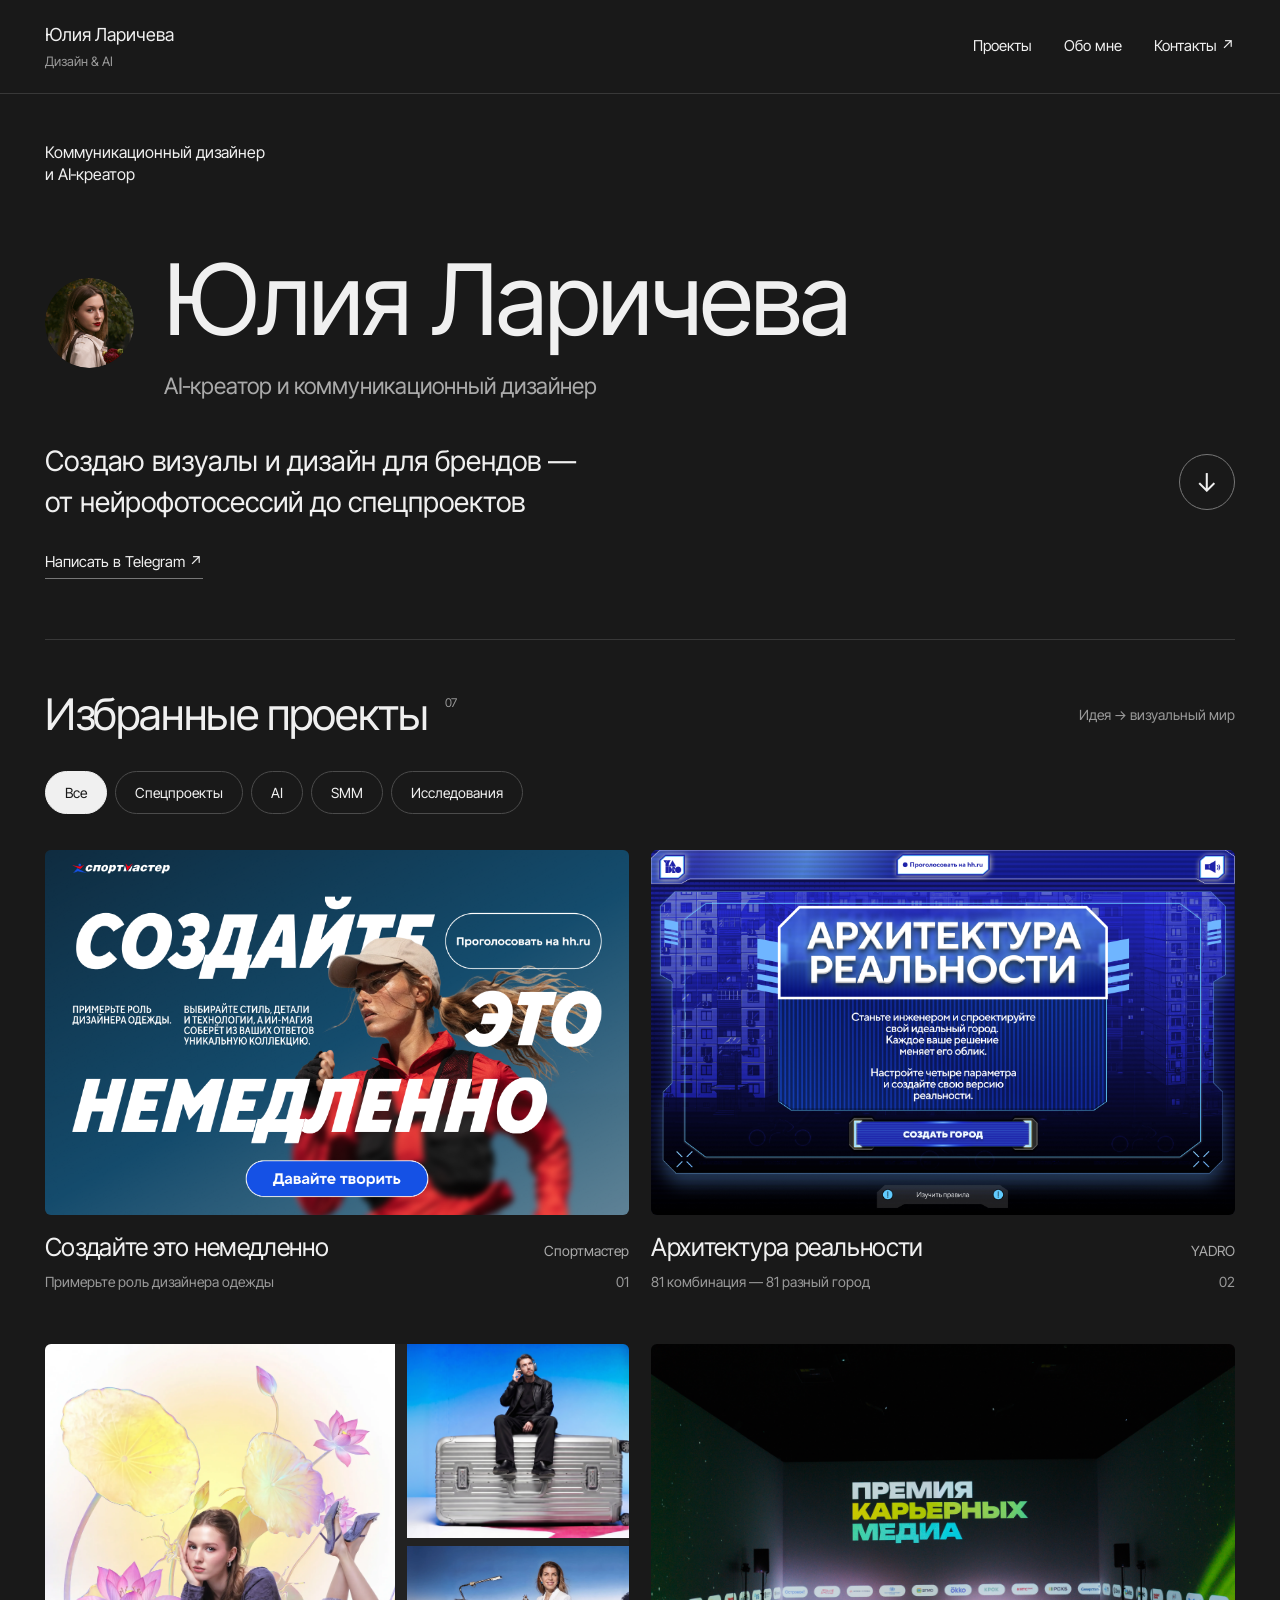
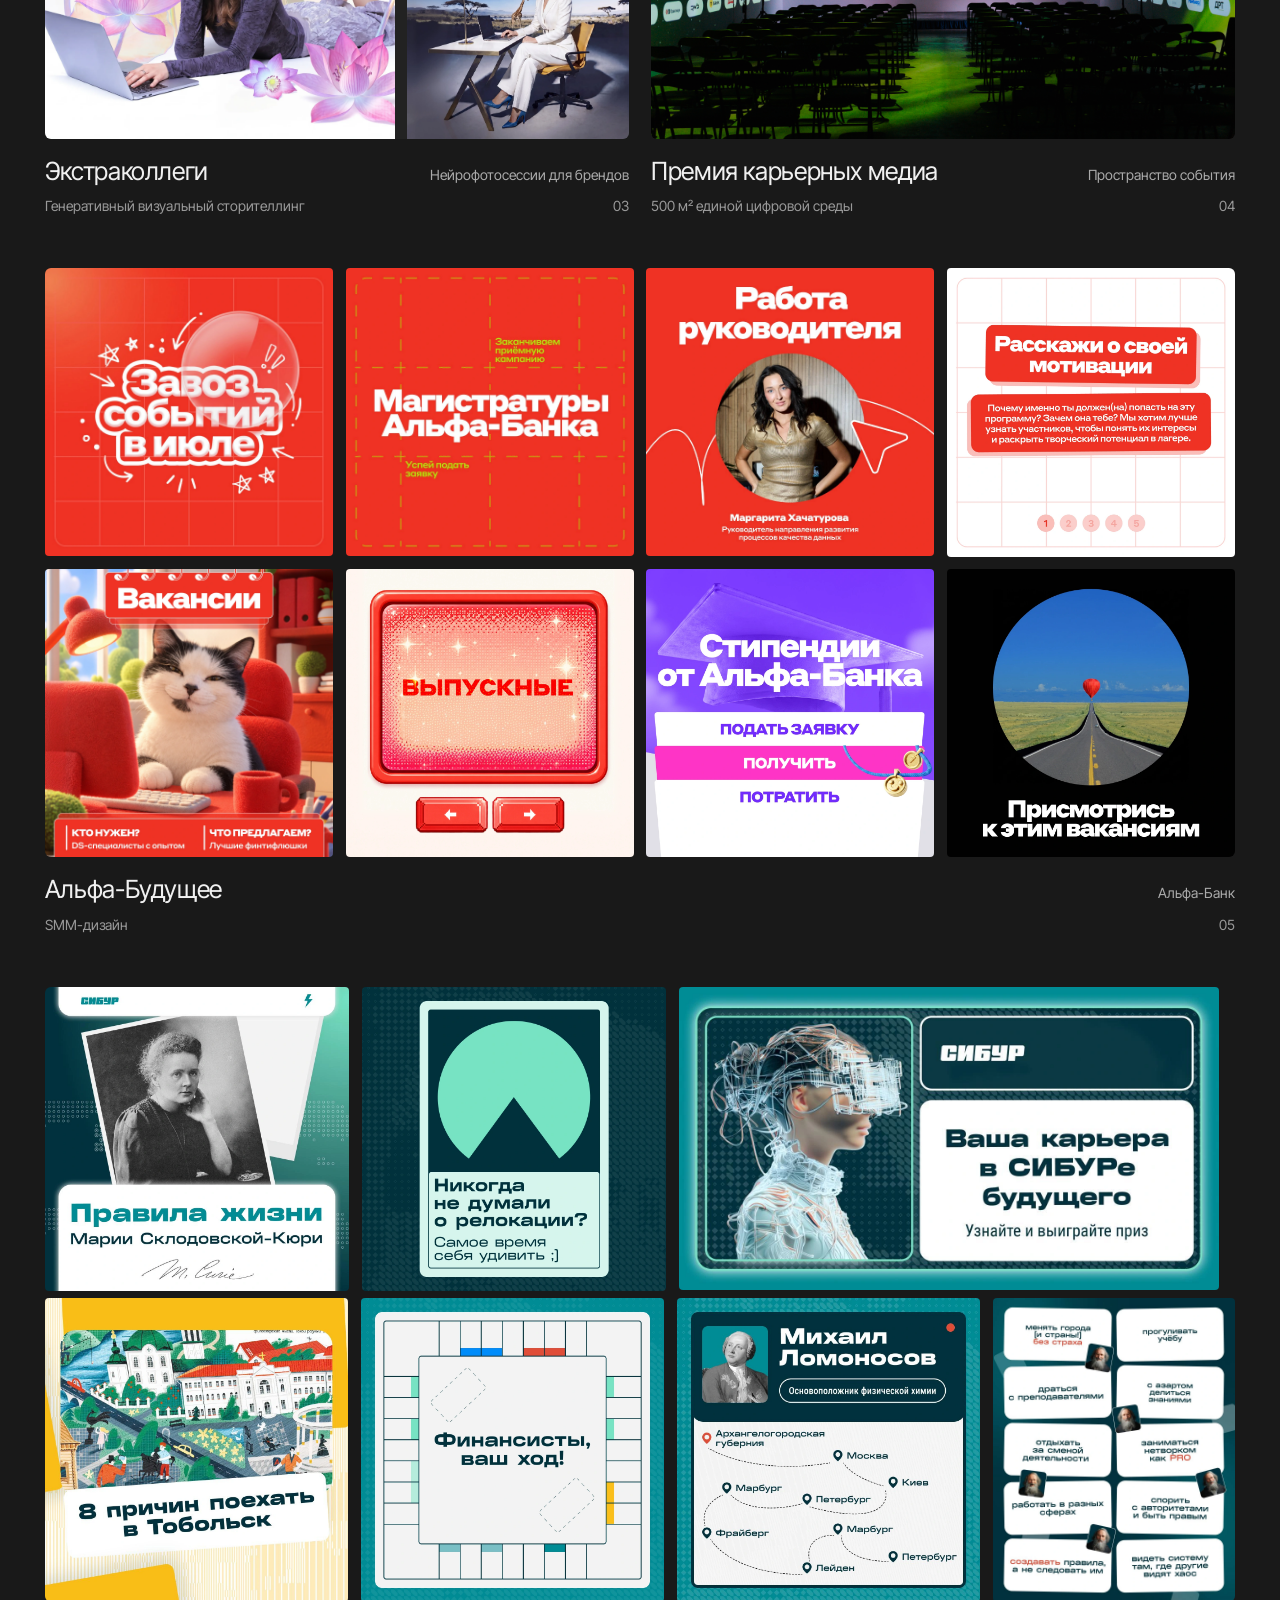
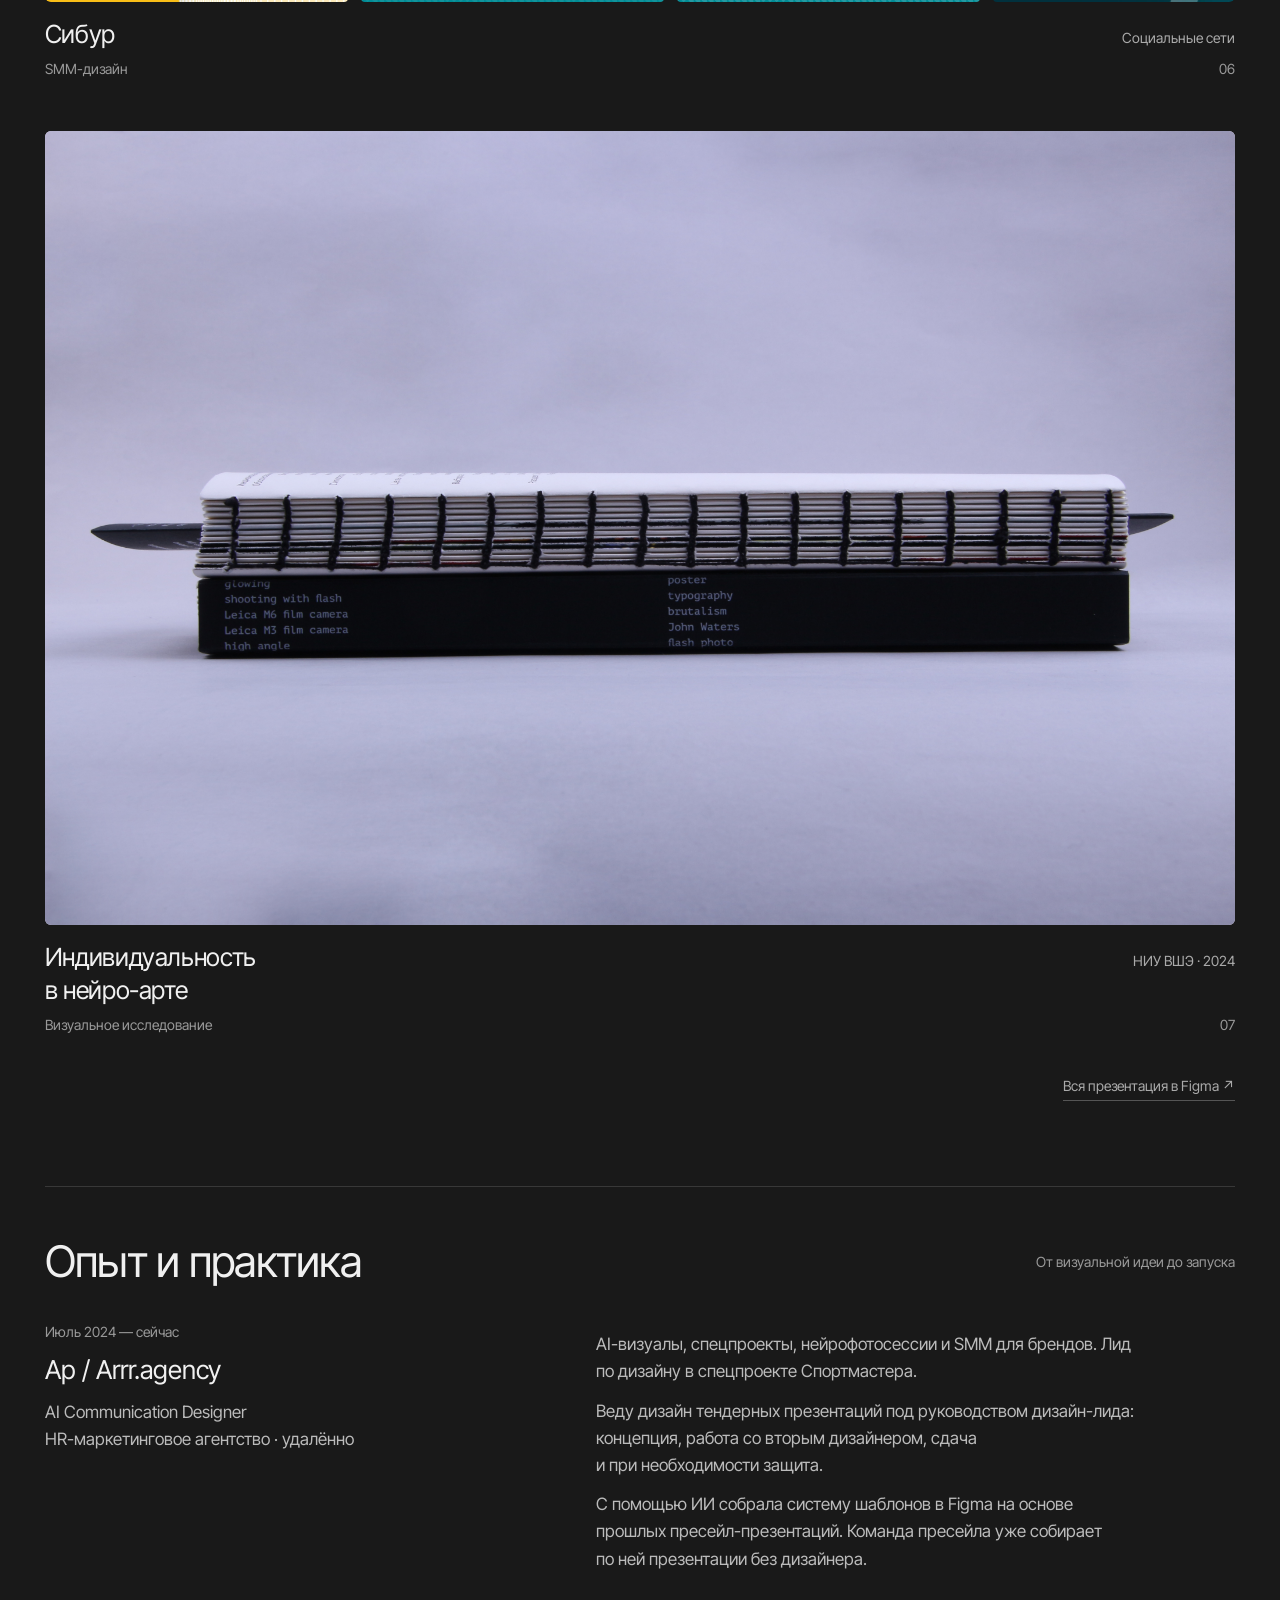
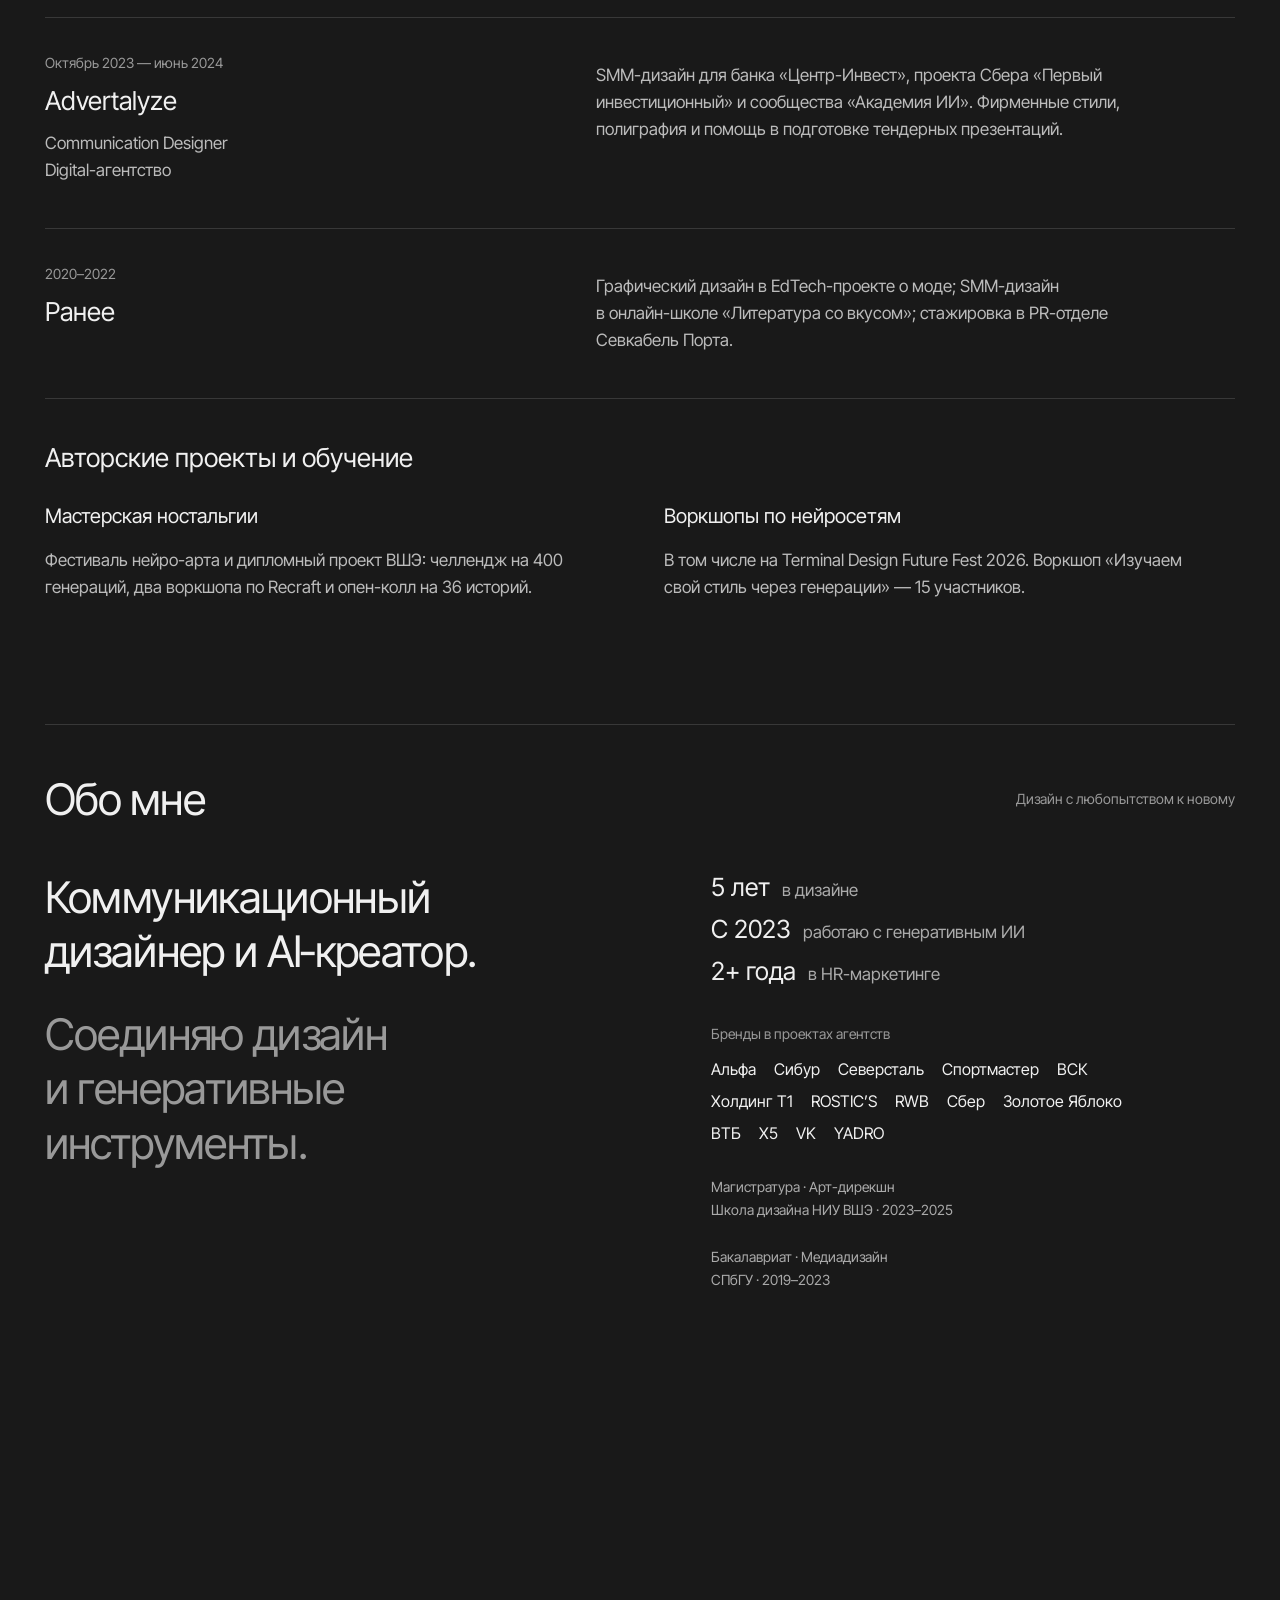
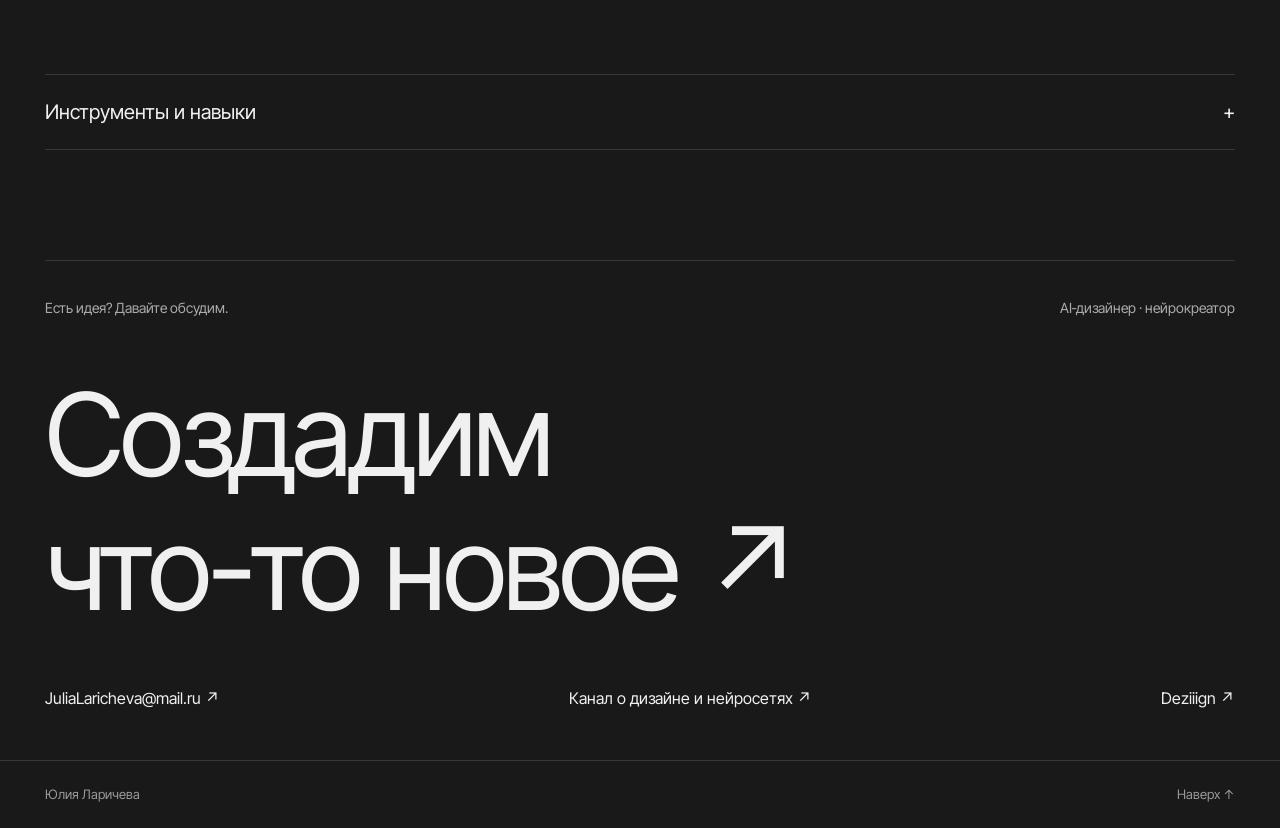
<file: index.html>
<!doctype html><html lang="ru"><head><meta charset="utf-8"><meta name="viewport" content="width=device-width,initial-scale=1"><meta name="theme-color" content="#191919"><title>Юлия Ларичева — коммуникационный дизайнер и AI‑креатор</title><meta name="description" content="Спецпроекты, нейрофотосессии, SMM-дизайн и визуальные исследования."><link rel="stylesheet" href="style.css?v=20261025-smm"></head><body><header><a href="#" class="wordmark">Юлия Ларичева<span>Дизайн & AI</span></a><nav aria-label="Основная навигация"><a href="#projects">Проекты</a><a href="#about">Обо мне</a><a href="#contact">Контакты ↗</a></nav></header><main><section class="hero"><div class="hero-intro"><span>Коммуникационный дизайнер<br>и AI‑креатор</span></div><div class="hero-name"><img src="assets/3-1039-img.png" alt="Юлия Ларичева" width="80" height="80"><div><h1>Юлия Ларичева</h1><p class="hero-position">AI‑креатор и коммуникационный дизайнер</p></div></div><div class="hero-bottom"><p>Создаю визуалы и дизайн для брендов — от нейрофотосессий до спецпроектов</p><a href="#projects" class="round-link" aria-label="Перейти к проектам">↓</a></div><div class="hero-actions"><a href="https://t.me/julialarich" target="_blank" rel="noopener">Написать в Telegram ↗</a></div></section><section id="projects" class="projects"><div class="section-top"><h2>Избранные проекты <sup>07</sup></h2><span class="subtle">Идея → визуальный мир</span></div><div class="filters" role="group" aria-label="Фильтр проектов"><button class="active" data-filter="Все" aria-pressed="true">Все</button><button data-filter="Спецпроекты" aria-pressed="false">Спецпроекты</button><button data-filter="AI" aria-pressed="false">AI</button><button data-filter="SMM" aria-pressed="false">SMM</button><button data-filter="Исследования" aria-pressed="false">Исследования</button></div><div class="grid"><button class="project sport" data-project="sport" data-category="Спецпроекты" aria-label="Открыть кейс: Создайте это немедленно"><div class="visual"><img src="assets/3-1673-img.png" alt="Создайте это немедленно" loading="lazy"><span class="open-arrow">↗</span></div><div class="card-meta"><h3>Создайте это немедленно</h3><span>Спортмастер</span></div><div class="card-foot"><span>Примерьте роль дизайнера одежды</span><span>01</span></div></button><button class="project yadro" data-project="yadro" data-category="Спецпроекты" aria-label="Открыть кейс: Архитектура реальности"><div class="visual"><img src="assets/3-1617-img.png" alt="Архитектура реальности" loading="lazy"><span class="open-arrow">↗</span></div><div class="card-meta"><h3>Архитектура реальности</h3><span>YADRO</span></div><div class="card-foot"><span>81 комбинация — 81 разный город</span><span>02</span></div></button><button class="project ai" data-project="ai" data-category="Спецпроекты" aria-label="Открыть кейс: Экстраколлеги"><div class="visual"><div class="triptych"><div><img src="assets/3-1140-img.png" alt="Нейрофотосессия для бренда" loading="lazy"></div><div><img src="assets/3-1140-img1.png" alt="Нейрофотосессия для бренда" loading="lazy"></div><div><img src="assets/3-1140-img2.png" alt="Нейрофотосессия для бренда" loading="lazy"></div></div><span class="open-arrow">↗</span></div><div class="card-meta"><h3>Экстраколлеги</h3><span>Нейрофотосессии для брендов</span></div><div class="card-foot"><span>Генеративный визуальный сторителлинг</span><span>03</span></div></button><button class="project media" data-project="media" data-category="AI" aria-label="Открыть кейс: Премия карьерных медиа"><div class="visual"><img src="assets/3-1171-img.png" alt="Премия карьерных медиа" loading="lazy"><span class="open-arrow">↗</span></div><div class="card-meta"><h3>Премия карьерных медиа</h3><span>Пространство события</span></div><div class="card-foot"><span>500 м² единой цифровой среды</span><span>04</span></div></button><button class="project alfa" data-project="alfa" data-category="SMM" aria-label="Открыть кейс: Альфа-Будущее"><div class="visual"><div class="smm-posts"><img src="assets/smm-alfa-1.webp" alt="Альфа-Будущее — работа 1" loading="lazy" width="1200" height="1200"><img src="assets/smm-alfa-2.webp" alt="Альфа-Будущее — работа 2" loading="lazy" width="1200" height="1200"><img src="assets/smm-alfa-3.webp" alt="Альфа-Будущее — работа 3" loading="lazy" width="1280" height="1280"><img src="assets/smm-alfa-4.webp" alt="Альфа-Будущее — работа 4" loading="lazy" width="1080" height="1080"><img src="assets/smm-alfa-5.webp" alt="Альфа-Будущее — работа 5" loading="lazy" width="1200" height="1200"><img src="assets/smm-alfa-6.webp" alt="Альфа-Будущее — работа 6" loading="lazy" width="2048" height="2048"><img src="assets/smm-alfa-7.webp" alt="Альфа-Будущее — работа 7" loading="lazy" width="1080" height="1080"><img src="assets/smm-alfa-8.webp" alt="Альфа-Будущее — работа 8" loading="lazy" width="1080" height="1080"></div><span class="open-arrow">↗</span></div><div class="card-meta"><h3>Альфа-Будущее</h3><span>Альфа-Банк</span></div><div class="card-foot"><span>SMM-дизайн</span><span>05</span></div></button><button class="project sibur" data-project="sibur" data-category="SMM" aria-label="Открыть кейс: Сибур"><div class="visual"><div class="smm-sibur-row smm-sibur-top"><img src="assets/smm-sibur-1.webp" alt="Сибур — работа 1" loading="lazy" width="1080" height="1080"><img src="assets/smm-sibur-2.webp" alt="Сибур — работа 2" loading="lazy" width="1080" height="1080"><img src="assets/smm-sibur-3.webp" alt="Сибур — работа 3" loading="lazy" width="1280" height="720"></div><div class="smm-sibur-row smm-sibur-bottom"><img src="assets/smm-sibur-4.webp" alt="Сибур — работа 4" loading="lazy" width="1080" height="1080"><img src="assets/smm-sibur-5.webp" alt="Сибур — работа 5" loading="lazy" width="1080" height="1080"><img src="assets/smm-sibur-6.webp" alt="Сибур — работа 6" loading="lazy" width="1080" height="1080"><img src="assets/smm-sibur-7.webp" alt="Сибур — работа 7" loading="lazy" width="1024" height="1280"></div><span class="open-arrow">↗</span></div><div class="card-meta"><h3>Сибур</h3><span>Социальные сети</span></div><div class="card-foot"><span>SMM-дизайн</span><span>06</span></div></button><button class="project book" data-project="book" data-category="Исследования" aria-label="Открыть кейс: Индивидуальность в нейро-арте"><div class="visual"><img src="assets/book-spine.png" alt="Индивидуальность в нейро-арте" loading="lazy"><span class="open-arrow">↗</span></div><div class="card-meta"><h3>Индивидуальность в нейро-арте</h3><span>НИУ ВШЭ · 2024</span></div><div class="card-foot"><span>Визуальное исследование</span><span>07</span></div></button></div><p class="archive-link"><a href="https://www.figma.com/design/ToCYdHBAhO8FKvbgAZNMXN/?node-id=3-1038" target="_blank" rel="noopener">Вся презентация в Figma ↗</a></p></section><section class="experience" id="experience"><div class="section-top"><h2>Опыт и практика</h2><span class="subtle">От визуальной идеи до запуска</span></div><article class="experience-row"><div><span class="subtle">Июль 2024 — сейчас</span><h3>Ар / Arrr.agency</h3><p>AI Communication Designer<br>HR-маркетинговое агентство · удалённо</p></div><div><p>AI-визуалы, спецпроекты, нейрофотосессии и SMM для брендов. Лид по дизайну в спецпроекте Спортмастера.</p><p>Веду дизайн тендерных презентаций под руководством дизайн-лида: концепция, работа со вторым дизайнером, сдача и при необходимости защита. </p><p>С помощью ИИ собрала систему шаблонов в Figma на основе прошлых пресейл-презентаций. Команда пресейла уже собирает по ней презентации без дизайнера. </p></div></article><article class="experience-row"><div><span class="subtle">Октябрь 2023 — июнь 2024</span><h3>Advertalyze</h3><p>Communication Designer<br>Digital-агентство</p></div><div><p>SMM-дизайн для банка «Центр-Инвест», проекта Сбера «Первый инвестиционный» и сообщества «Академия ИИ». Фирменные стили, полиграфия и помощь в подготовке тендерных презентаций.</p></div></article><article class="experience-row"><div><span class="subtle">2020–2022</span><h3>Ранее</h3></div><div><p>Графический дизайн в EdTech-проекте о моде; SMM-дизайн в онлайн-школе «Литература со вкусом»; стажировка в PR-отделе Севкабель Порта.</p></div></article><div class="practice"><h3>Авторские проекты и обучение</h3><div class="practice-grid"><article><h4>Мастерская ностальгии</h4><p>Фестиваль нейро-арта и дипломный проект ВШЭ: челлендж на 400 генераций, два воркшопа по Recraft и опен-колл на 36 историй.</p></article><article><h4>Воркшопы по нейросетям</h4><p>В том числе на Terminal Design Future Fest 2026. Воркшоп «Изучаем свой стиль через генерации» — 15 участников.</p></article></div></div></section><section id="about" class="about"><div class="section-top"><h2>Обо мне</h2><span class="subtle">Дизайн с любопытством к новому</span></div><div class="about-columns"><p class="statement"><span class="statement-lead">Коммуникационный дизайнер и AI‑креатор.</span><span class="statement-secondary">Соединяю дизайн и генеративные инструменты.</span></p><div class="bio"><div class="stats"><p>5 лет <span>в дизайне</span></p><p>С 2023 <span>работаю с генеративным ИИ</span></p><p>2+ года <span>в HR-маркетинге</span></p></div><p class="subtle">Бренды в проектах агентств</p><ul class="brand-list" aria-label="Бренды в проектах агентств"><li>Альфа</li><li>Сибур</li><li>Северсталь</li><li>Спортмастер</li><li>ВСК</li><li>Холдинг Т1</li><li>ROSTIC’S</li><li>RWB</li><li>Сбер</li><li>Золотое Яблоко</li><li>ВТБ</li><li>X5</li><li>VK</li><li>YADRO</li></ul><p class="education">Магистратура · Арт-дирекшн<br>Школа дизайна НИУ ВШЭ · 2023–2025<br><br>Бакалавриат · Медиадизайн<br>СПбГУ · 2019–2023</p></div></div><div class="about-images"><div><img src="assets/3-1045-img.png" alt="Работы и визуальные эксперименты Юлии" loading="lazy"></div><div><img src="assets/3-1045-img1.png" alt="Работы и визуальные эксперименты Юлии" loading="lazy"></div><div><img src="assets/3-1045-img2.png" alt="Работы и визуальные эксперименты Юлии" loading="lazy"></div><div><img src="assets/3-1045-img3.png" alt="Работы и визуальные эксперименты Юлии" loading="lazy"></div></div><details class="tools"><summary>Инструменты и навыки <span>+</span></summary><div class="tool-grid"><div><span>Дизайн</span><p>Figma, Photoshop, Illustrator, InDesign</p></div><div><span>Видео и 3D</span><p>After Effects, Blender, Resolume Arena</p></div><div><span>Нейросети</span><p>Higgsfield, Midjourney, Nano Banana, Flux, Kling, Topaz Video, Seedream, Seedance, Recraft, ElevenLabs, Claude, ChatGPT, Veo</p></div><div><span>Дополнительно</span><p>Обучение LoRA, вайбкодинг<br>Keynote, PowerPoint<br>Английский — B2</p></div></div></details></section><section id="contact" class="contact"><div class="contact-top"><span>Есть идея? Давайте обсудим.</span><span>AI‑дизайнер · нейрокреатор</span></div><a class="contact-big" href="https://t.me/julialarich" target="_blank" rel="noopener">Создадим<br>что-то новое <span>↗</span></a><div class="contact-links"><a href="mailto:JuliaLaricheva@mail.ru">JuliaLaricheva@mail.ru ↗</a><a href="https://t.me/julialarich_design" target="_blank" rel="noopener">Канал о дизайне и нейросетях ↗</a><a href="https://deziiign.com/account/cc5f525e8c504fcb9aa3ea42f83e052a" target="_blank" rel="noopener">Deziiign ↗</a></div></section></main><footer><span>Юлия Ларичева</span><a href="#">Наверх ↑</a></footer><dialog id="case-dialog" aria-labelledby="case-title"><div class="dialog-toolbar"><span>Избранный проект</span><button class="close" aria-label="Закрыть кейс">Закрыть ×</button></div><div id="case-content"></div></dialog><script src="data.js"></script><script src="app.js"></script></body></html>
</file>
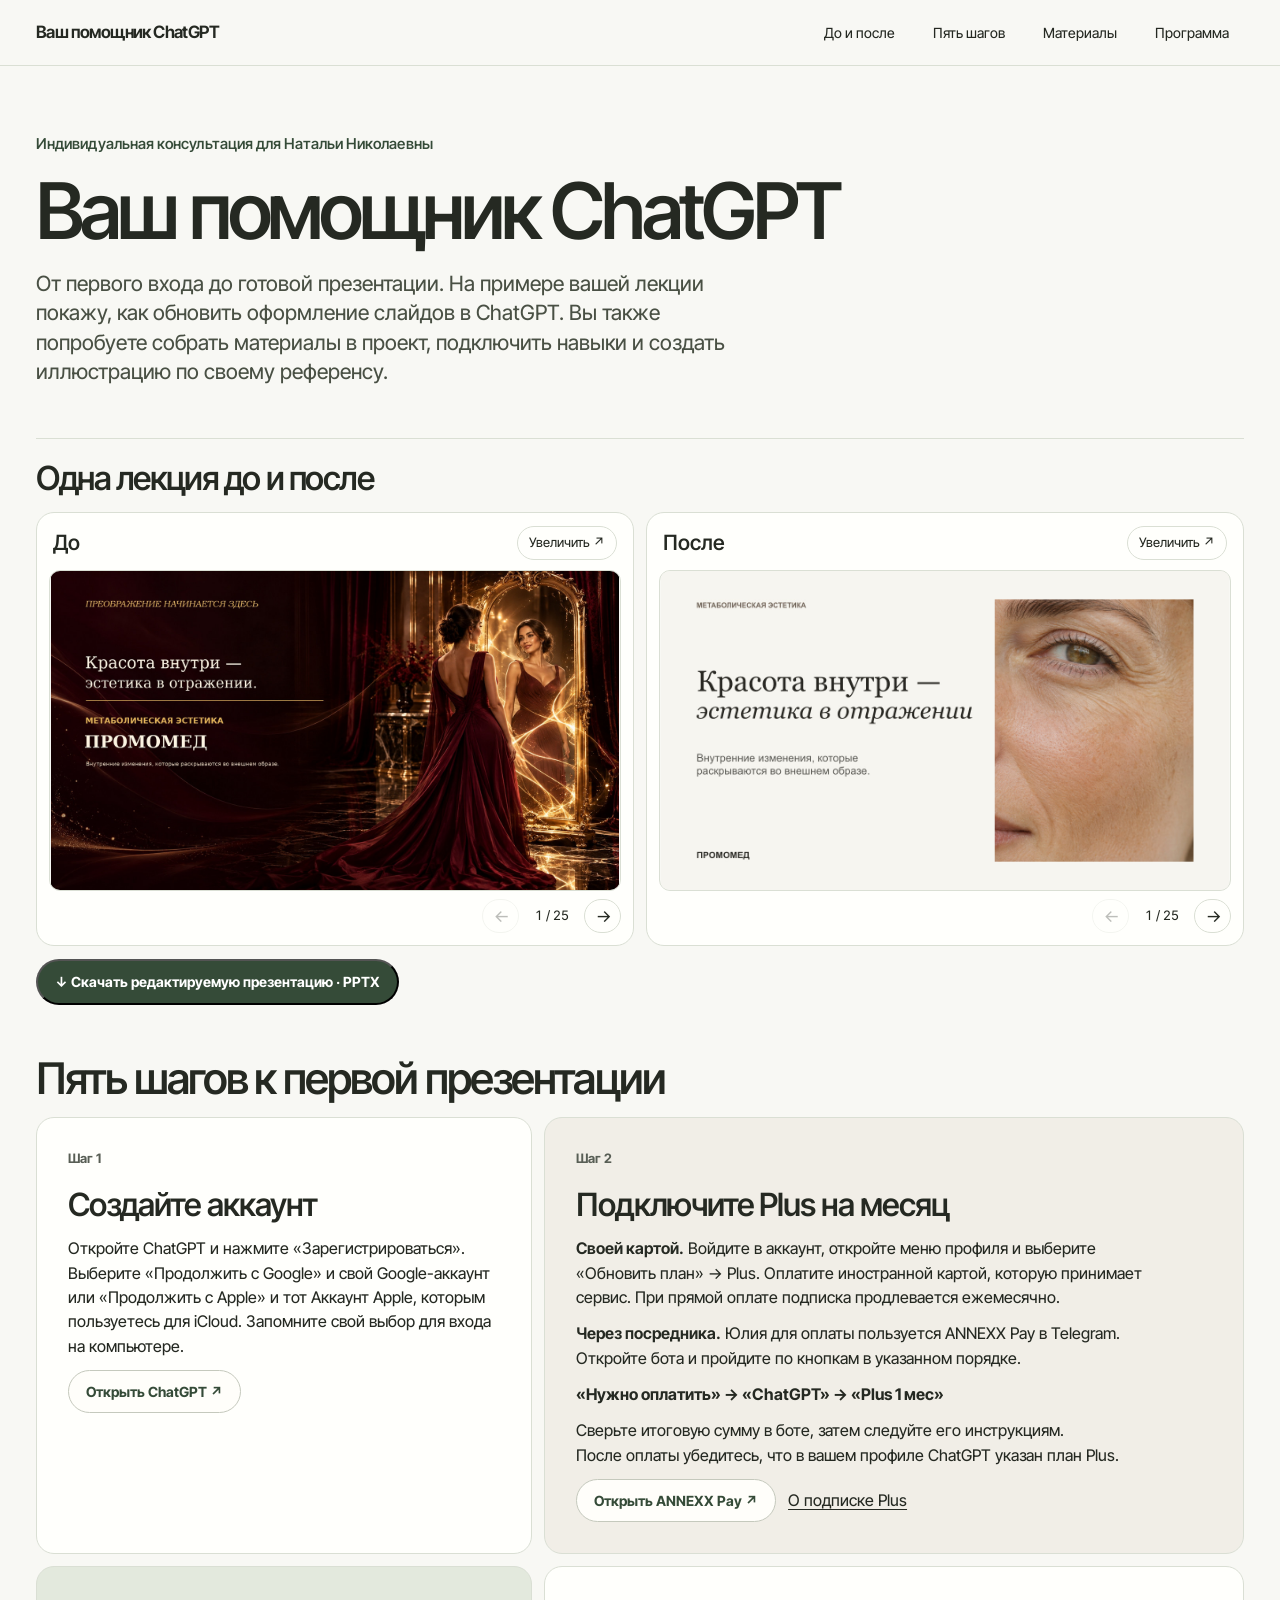
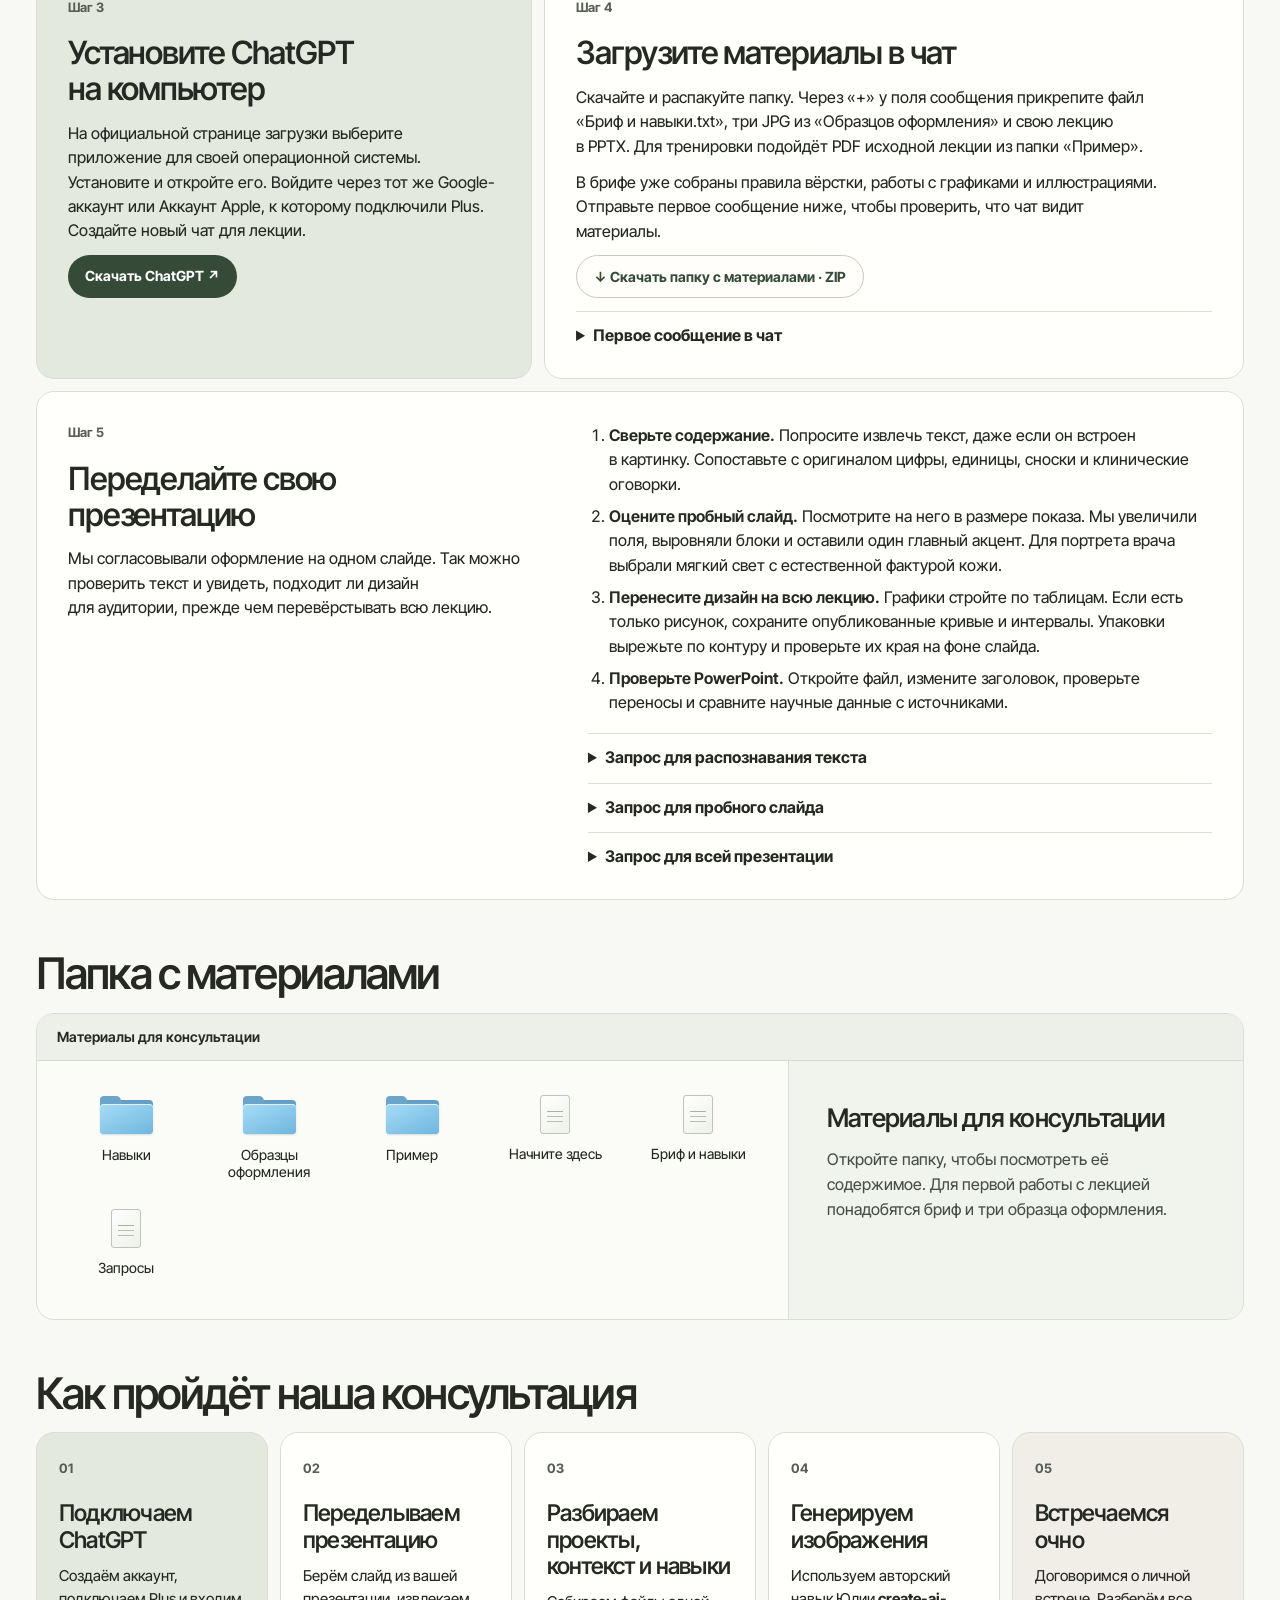
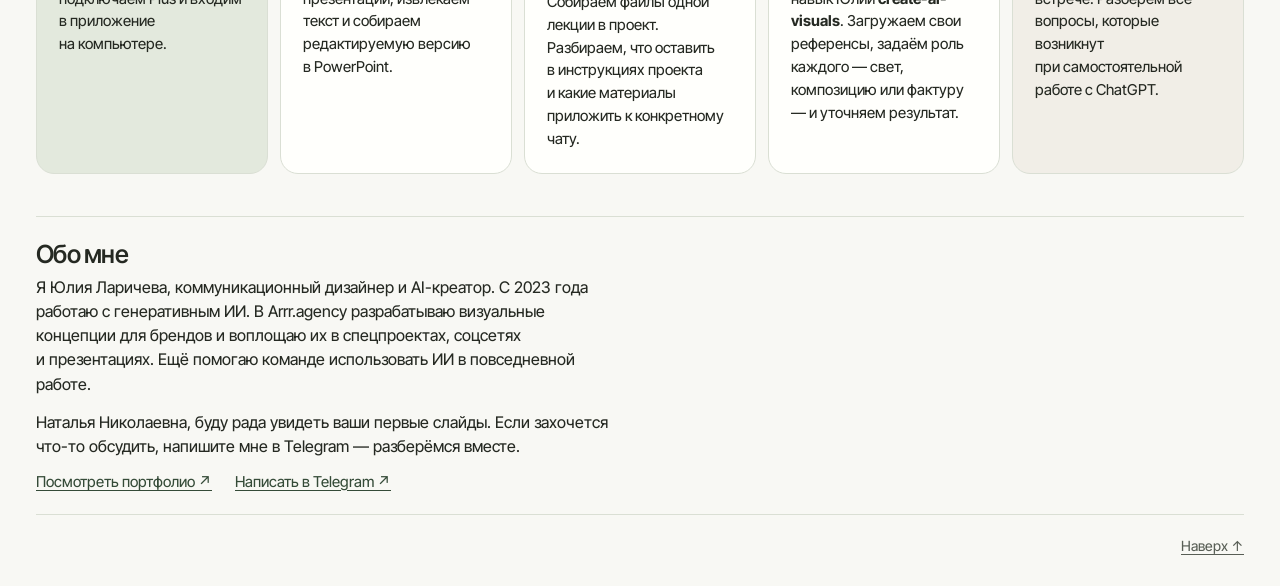
<file: consultation-7bd4fe32/index.html>
<!doctype html><html lang="ru"><head><meta charset="utf-8"><meta name="robots" content="noindex, nofollow, noarchive"><meta name="viewport" content="width=device-width,initial-scale=1"><meta name="theme-color" content="#f5f3ed"><title>Ваш помощник ChatGPT — консультация для Натальи Николаевны</title>
<style>
:root{--paper:#f5f3ed;--card:#fffefa;--ink:#282c26;--muted:#595e54;--line:#d8d9cf;--sage:#dbe4d4;--forest:#304434;--sand:#eee7dc;--rad:22px}*{box-sizing:border-box}html{scroll-behavior:smooth;scroll-padding-top:84px}body{margin:0;background:var(--paper);color:var(--ink);font:16px/1.52 Arial,Helvetica,sans-serif}a{color:inherit;text-underline-offset:.18em}button,a{touch-action:manipulation}button{font:inherit;color:inherit;cursor:pointer}a:focus-visible,button:focus-visible,summary:focus-visible,[tabindex]:focus-visible{outline:3px solid #517853;outline-offset:3px}.wrap{width:min(1320px,calc(100% - 64px));margin-inline:auto}header{position:sticky;top:0;z-index:4;background:var(--paper);border-bottom:1px solid var(--line)}.bar{display:flex;justify-content:space-between;align-items:center;gap:16px;min-height:62px}.brand{text-decoration:none;font-size:16px;font-weight:700;letter-spacing:-.035em}.brand i{font:italic 21px Georgia}.bar nav{display:flex;gap:8px}.bar nav a{text-decoration:none;border-radius:30px;padding:8px 15px;font-size:14px}.bar nav a:hover,.bar nav a[aria-current=true]{background:var(--sage)}main{padding-top:18px}.hero{display:grid;grid-template-columns:minmax(0,2.35fr) minmax(0,1fr);gap:12px}.lead,.heroimg,.pane,.card,.route article{border-radius:var(--rad);overflow:hidden}.lead{background:var(--sage);padding:clamp(26px,3.1vw,45px);display:flex;flex-direction:column;justify-content:center;align-items:flex-start}.eyebrow{margin:0 0 12px;color:var(--forest);font-size:12px;font-weight:bold;letter-spacing:.07em;text-transform:uppercase}h1,h2,h3,h4,p,figure{margin:0}h1,h2{font:normal clamp(35px,4.3vw,66px)/1.04 Georgia,serif;letter-spacing:-.047em}h1 em{font-weight:400}h2{font-size:clamp(29px,3.4vw,46px)}.intro{max-width:55ch;margin-top:14px;font-size:clamp(16px,1.3vw,19px);line-height:1.4}.heroimg{margin:0;background:var(--sand);min-height:185px;position:relative}.heroimg img{position:absolute;inset:0;width:100%;height:100%;object-fit:cover;object-position:50% 37%}.section{margin-top:clamp(34px,4vw,68px)}.example{margin-top:26px}.sectionhead{display:flex;align-items:flex-end;justify-content:space-between;gap:16px;margin-bottom:16px}.example h2{font-size:clamp(25px,2.6vw,37px)}.duo{display:grid;grid-template-columns:1fr 1fr;gap:12px}.pane,.card,.route article{background:var(--card);border:1px solid var(--line);min-width:0}.pane{padding:12px}.panetop,.pager{display:flex;align-items:center;justify-content:space-between;gap:9px}.panetop{padding:1px 4px 10px}.panetop h3{font:normal 21px Georgia,serif}.zoom,.pager button,.dialognav button{border:1px solid var(--line);border-radius:20px;background:transparent;font-size:13px;padding:6px 11px;min-height:34px}.zoom:hover,.pager button:enabled:hover,.dialognav button:enabled:hover{background:var(--sage)}.slideframe{aspect-ratio:16/9;overflow:hidden;border:1px solid var(--line);border-radius:11px;background:var(--paper)}.slideframe img{width:100%;height:100%;object-fit:contain;display:block}.pager{justify-content:flex-end;margin-top:8px}.pager output,.dialognav output{font-size:13px;min-width:47px;text-align:center;font-variant-numeric:tabular-nums}.pager button{width:37px;font-size:17px;line-height:1}.pager button:disabled,.dialognav button:disabled{opacity:.3;cursor:default}.act{display:inline-flex;align-items:center;justify-content:center;gap:8px;min-height:43px;padding:10px 17px;border-radius:30px;background:var(--forest);color:#fff;text-decoration:none;font-size:14px;font-weight:bold}.act:hover{background:#425d47}.act.light{background:#fffefa;color:var(--forest);border:1px solid #c5c9bd}.act.light:hover{background:#eef1e7}.downloadrow{margin-top:13px}.grid{display:grid;grid-template-columns:repeat(12,minmax(0,1fr));gap:12px}.card{padding:clamp(21px,2.4vw,36px)}.c1{grid-column:span 5}.c2{grid-column:span 7;background:var(--sand)}.c3{grid-column:span 5;background:var(--sage)}.c4{grid-column:span 7}.c5{grid-column:1/-1;display:grid;grid-template-columns:.95fr 1.3fr;gap:clamp(22px,5vw,72px)}.card .n{display:block;color:var(--muted);font-size:13px;margin-bottom:18px;font-weight:700}.card h3{font:normal clamp(23px,2.5vw,35px)/1.12 Georgia,serif;letter-spacing:-.034em;margin-bottom:14px}.card p{max-width:66ch}.card p+p,.card .actions,.actions+p{margin-top:12px}.card p,.card li{font-size:16px}.actions{display:flex;align-items:center;gap:12px;flex-wrap:wrap}.fine{font-size:14px!important;color:var(--muted)}.botpath{font-weight:700}.workflow{padding-left:21px;margin:0 0 19px}.workflow li+li{margin-top:8px}.prompt{border-top:1px solid var(--line);margin-top:13px;padding:11px 0 0}.prompt summary{cursor:pointer;font-weight:bold}.prompt p{margin:10px 0;font-size:15px}.prompt button{border:1px solid var(--line);background:var(--paper);border-radius:18px;font-size:13px;padding:7px 12px}.route{display:grid;grid-template-columns:repeat(4,1fr);gap:12px}.route article{padding:22px}.route article:first-child{background:var(--sage)}.route article:last-child{background:var(--sand)}.route small{color:var(--muted);font-size:13px;font-weight:bold}.route h3{font:normal 23px/1.14 Georgia,serif;margin:21px 0 12px}.route p{font-size:15px}.bottom{display:flex;justify-content:space-between;gap:16px;border-top:1px solid var(--line);margin-top:46px;padding:20px 0 30px;font-size:14px;color:var(--muted)}dialog{width:min(1200px,96vw);padding:14px;border:0;border-radius:16px;background:var(--card);color:var(--ink);max-height:96dvh;overflow:auto}dialog::backdrop{background:#1d241ecd}dialog img{display:block;width:100%;max-height:76dvh;object-fit:contain;background:var(--paper)}.dialognav{display:flex;gap:8px;align-items:center;justify-content:end;margin:8px 0}.dialognav strong{margin-right:auto}.skip{position:absolute;transform:translateY(-180%);background:white;padding:5px}.skip:focus{transform:none;z-index:9}.status:not(:empty){position:fixed;bottom:18px;left:50%;transform:translateX(-50%);z-index:6;color:white;background:var(--forest);padding:10px 18px;border-radius:20px}
@media(max-width:860px){.wrap{width:calc(100% - 34px)}.route{grid-template-columns:repeat(2,1fr)}.lead{padding:26px}.c5{grid-template-columns:1fr}.bar nav a{padding:7px 10px}}
@media(max-width:630px){html{scroll-padding-top:103px}.wrap{width:calc(100% - 24px)}.bar{flex-wrap:wrap;gap:2px;padding:8px 0 3px}.brand{width:100%}.bar nav{gap:4px}.bar nav a{font-size:13px;min-height:35px;display:block}.hero{grid-template-columns:1fr 76px;gap:7px}.heroimg{min-height:0}.heroimg img{object-position:51% 32%}.lead{padding:19px 15px}.lead h1{font-size:32px}.eyebrow{font-size:10px}.intro{font-size:14px}.duo{grid-template-columns:1fr}.card{grid-column:1/-1}.card .n{margin-bottom:12px}.route article{padding:16px}.route h3{font-size:21px}.pane{padding:10px}.bottom{flex-wrap:wrap}.example{margin-top:20px}.sectionhead{margin-bottom:12px}.section{margin-top:32px}.heroimg,.lead,.card,.pane,.route article{border-radius:16px}.route{gap:7px}.pager button,.zoom,.dialognav button{min-height:40px}.route article h3{overflow-wrap:anywhere}}
@media(prefers-reduced-motion:reduce){html{scroll-behavior:auto}}
@font-face{font-family:"Inter Tight";src:url("assets/InterTight.ttf") format("truetype");font-weight:100 900;font-style:normal;font-display:swap}
:root{--paper:#f8f8f4;--card:#fffffc;--sage:#e3e9dd;--sand:#f1eee7;--ink:#252922;--forest:#354b38;--muted:#585e55;--line:#dadfd4;--rad:18px}
body,button,input,summary,h1,h2,h3,h4,.route h3,.card h3,.panetop h3,.lead h1,.brand,.brand i,.eyebrow{font-family:"Inter Tight",Arial,sans-serif;font-style:normal}body{font-weight:440}h1,h2,h3,h4,.route h3,.card h3,.panetop h3{font-weight:560}.bar{min-height:65px}.bar nav{flex-wrap:wrap}.brand{font-size:17px;font-weight:650}.wrap{width:min(1280px,calc(100% - 72px))}.hero{display:block}.lead{background:transparent;padding:clamp(28px,3.8vw,57px) 0 clamp(14px,2vw,30px);border-radius:0}.lead .eyebrow{text-transform:none;letter-spacing:.005em;font-weight:550;font-size:15px;color:var(--forest);margin-bottom:16px}.lead h1{font-size:clamp(40px,6.1vw,84px);letter-spacing:-.055em;line-height:1.03}.intro{max-width:61ch;margin-top:17px;font-size:clamp(17px,1.7vw,21px);color:#495044}.sectionhead h2{font-weight:560;letter-spacing:-.043em}.example{border-top:1px solid var(--line);padding-top:22px}.card h3,.route h3{letter-spacing:-.033em}.card strong,.workflow strong{font-weight:650}.section{scroll-margin-top:8px}.finder{background:#fbfcf8;border:1px solid var(--line);border-radius:18px;overflow:hidden}.desk-path{min-height:47px;padding:10px 20px;background:#edf0e9;border-bottom:1px solid #d5dccf;display:flex;align-items:center;flex-wrap:wrap;gap:9px;font-size:14px}.desk-path .current{font-weight:630}.desk-path button{padding:2px 3px;background:none;border:0;text-decoration:underline;text-underline-offset:3px}.desk-path .divider{color:#81877c}.desk-body{display:grid;grid-template-columns:1.65fr 1fr;min-height:258px}.desk-items{display:grid;align-content:start;grid-template-columns:repeat(auto-fit,minmax(116px,1fr));gap:8px;padding:22px}.desk-item{min-width:0;min-height:99px;display:flex;align-items:center;justify-content:flex-start;flex-direction:column;gap:11px;border:1px solid transparent;border-radius:11px;background:none;padding:11px 5px 7px;font-size:14px;line-height:1.25}.desk-item:hover,.desk-item:focus-visible,.desk-item.chosen{background:#e8eee3}.item-name{overflow-wrap:anywhere}.folder-icon,.file-icon{position:relative;display:block;flex:none}.folder-icon{width:53px;height:34px;margin:5px 0 1px;border-radius:4px;background:linear-gradient(#639dc1,#73b9e3);box-shadow:0 1px 2px #2544512e}.folder-icon:before,.folder-icon:after{content:"";position:absolute}.folder-icon:before{top:-4px;left:0;width:21px;height:8px;border-radius:4px 5px 0 0;background:#6ba6ca}.folder-icon:after{inset:4px 0 0;border-radius:4px;background:linear-gradient(155deg,#a6dcf5,#70b6df);box-shadow:inset 0 1px #def3ff}.file-icon{height:39px;width:30px;border:1px solid #bdc4b8;border-radius:3px;background:linear-gradient(140deg,#fff,#edf1e9)}.file-icon:after{content:"";position:absolute;top:15px;left:6px;right:6px;height:1px;background:#a9b2a2;box-shadow:0 5px #b8c0b1,0 10px #b8c0b1}.desk-info{border-left:1px solid var(--line);background:#f1f4ed;padding:clamp(20px,3vw,38px)}.desk-info h3{font-size:clamp(20px,2vw,27px);letter-spacing:-.03em;margin-bottom:10px;overflow-wrap:anywhere}.desk-info p{font-size:16px;color:#485044;line-height:1.55}.route{grid-template-columns:repeat(5,minmax(0,1fr))}.about{margin:42px 0 0;padding:24px 0 8px;border-top:1px solid var(--line);max-width:100%}.about h2{font-size:25px;letter-spacing:-.03em;margin-bottom:8px}.about p{max-width:65ch}.bottom{margin-top:12px}.bottom a{margin-left:auto}
@media(max-width:1000px){.route{grid-template-columns:repeat(3,minmax(0,1fr))}.bar nav{gap:0}.bar nav a{padding:7px 9px}.desk-body{grid-template-columns:1.4fr 1fr}}
@media(max-width:680px){.wrap{width:calc(100% - 28px)}.bar{min-height:0;flex-wrap:wrap;padding:8px 0 4px}.brand{width:100%;font-size:15px}.bar nav{width:100%;justify-content:space-between}.bar nav a{font-size:13px;padding:6px 5px}.lead{padding:26px 0 12px}.lead .eyebrow{font-size:13px;line-height:1.4}.lead h1{font-size:clamp(34px,9vw,49px)}.intro{font-size:16px}.route{grid-template-columns:repeat(2,minmax(0,1fr))}.route article:last-child{grid-column:1/-1}.desk-body{grid-template-columns:1fr}.desk-items{grid-template-columns:repeat(3,minmax(0,1fr));padding:12px 6px;gap:3px}.desk-item{font-size:13px}.desk-info{border-left:0;border-top:1px solid var(--line);padding:18px}.desk-path{padding-inline:12px}.route h3{font-size:20px}.bottom{display:flex;align-items:center}.desktop-only{display:none}}

.about-contact{margin-top:14px}.about-links{display:flex;flex-wrap:wrap;gap:10px 23px;margin-top:12px}.about-links a{font-size:15px;color:var(--forest);text-underline-offset:.23em}
/* Copyright 2022 The Inter Project Authors (https://github.com/rsms/inter-tight)

This Font Software is licensed under the SIL Open Font License, Version 1.1.
This license is copied below, and is also available with a FAQ at:
https://scripts.sil.org/OFL


-----------------------------------------------------------
SIL OPEN FONT LICENSE Version 1.1 - 26 February 2007
-----------------------------------------------------------

PREAMBLE
The goals of the Open Font License (OFL) are to stimulate worldwide
development of collaborative font projects, to support the font creation
efforts of academic and linguistic communities, and to provide a free and
open framework in which fonts may be shared and improved in partnership
with others.

The OFL allows the licensed fonts to be used, studied, modified and
redistributed freely as long as they are not sold by themselves. The
fonts, including any derivative works, can be bundled, embedded, 
redistributed and/or sold with any software provided that any reserved
names are not used by derivative works. The fonts and derivatives,
however, cannot be released under any other type of license. The
requirement for fonts to remain under this license does not apply
to any document created using the fonts or their derivatives.

DEFINITIONS
"Font Software" refers to the set of files released by the Copyright
Holder(s) under this license and clearly marked as such. This may
include source files, build scripts and documentation.

"Reserved Font Name" refers to any names specified as such after the
copyright statement(s).

"Original Version" refers to the collection of Font Software components as
distributed by the Copyright Holder(s).

"Modified Version" refers to any derivative made by adding to, deleting,
or substituting -- in part or in whole -- any of the components of the
Original Version, by changing formats or by porting the Font Software to a
new environment.

"Author" refers to any designer, engineer, programmer, technical
writer or other person who contributed to the Font Software.

PERMISSION & CONDITIONS
Permission is hereby granted, free of charge, to any person obtaining
a copy of the Font Software, to use, study, copy, merge, embed, modify,
redistribute, and sell modified and unmodified copies of the Font
Software, subject to the following conditions:

1) Neither the Font Software nor any of its individual components,
in Original or Modified Versions, may be sold by itself.

2) Original or Modified Versions of the Font Software may be bundled,
redistributed and/or sold with any software, provided that each copy
contains the above copyright notice and this license. These can be
included either as stand-alone text files, human-readable headers or
in the appropriate machine-readable metadata fields within text or
binary files as long as those fields can be easily viewed by the user.

3) No Modified Version of the Font Software may use the Reserved Font
Name(s) unless explicit written permission is granted by the corresponding
Copyright Holder. This restriction only applies to the primary font name as
presented to the users.

4) The name(s) of the Copyright Holder(s) or the Author(s) of the Font
Software shall not be used to promote, endorse or advertise any
Modified Version, except to acknowledge the contribution(s) of the
Copyright Holder(s) and the Author(s) or with their explicit written
permission.

5) The Font Software, modified or unmodified, in part or in whole,
must be distributed entirely under this license, and must not be
distributed under any other license. The requirement for fonts to
remain under this license does not apply to any document created
using the Font Software.

TERMINATION
This license becomes null and void if any of the above conditions are
not met.

DISCLAIMER
THE FONT SOFTWARE IS PROVIDED "AS IS", WITHOUT WARRANTY OF ANY KIND,
EXPRESS OR IMPLIED, INCLUDING BUT NOT LIMITED TO ANY WARRANTIES OF
MERCHANTABILITY, FITNESS FOR A PARTICULAR PURPOSE AND NONINFRINGEMENT
OF COPYRIGHT, PATENT, TRADEMARK, OR OTHER RIGHT. IN NO EVENT SHALL THE
COPYRIGHT HOLDER BE LIABLE FOR ANY CLAIM, DAMAGES OR OTHER LIABILITY,
INCLUDING ANY GENERAL, SPECIAL, INDIRECT, INCIDENTAL, OR CONSEQUENTIAL
DAMAGES, WHETHER IN AN ACTION OF CONTRACT, TORT OR OTHERWISE, ARISING
FROM, OUT OF THE USE OR INABILITY TO USE THE FONT SOFTWARE OR FROM
OTHER DEALINGS IN THE FONT SOFTWARE.
 */</style></head><body id="top"><a class="skip" href="#example">К примеру лекции</a><header><div class="wrap bar"><a class="brand" href="#top">Ваш помощник ChatGPT</a><nav aria-label="Разделы консультации"><a href="#example">До и после</a><a href="#steps">Пять шагов</a><a href="#materials">Материалы</a><a href="#program">Программа</a></nav></div></header><main class="wrap"><section class="hero"><div class="lead"><p class="eyebrow">Индивидуальная консультация для Натальи Николаевны</p><h1>Ваш помощник ChatGPT</h1><p class="intro">От первого входа до готовой презентации. На примере вашей лекции покажу, как обновить оформление слайдов в ChatGPT. Вы также попробуете собрать материалы в проект, подключить навыки и создать иллюстрацию по своему референсу.</p></div></section>
<section id="example" class="example section"><div class="sectionhead"><h2>Одна лекция до и после</h2></div><div class="duo"><article class="pane" data-deck="before" tabindex="0" aria-label="До"><div class="panetop"><h3>До</h3><button class="zoom" aria-label="Увеличить: До" data-zoom>Увеличить ↗</button></div><div class="slideframe"><img width="1280" height="720" alt="До, слайд 1" src="assets/before-01.jpg"></div><div class="pager"><button type="button" data-turn="-1" aria-label="Предыдущий слайд: До" disabled>←</button><output aria-live="polite">1 / 25</output><button type="button" data-turn="1" aria-label="Следующий слайд: До">→</button></div></article><article class="pane" data-deck="after" tabindex="0" aria-label="После"><div class="panetop"><h3>После</h3><button class="zoom" aria-label="Увеличить: После" data-zoom>Увеличить ↗</button></div><div class="slideframe"><img width="1280" height="720" alt="После, слайд 1" src="assets/after-01.jpg"></div><div class="pager"><button type="button" data-turn="-1" aria-label="Предыдущий слайд: После" disabled>←</button><output aria-live="polite">1 / 25</output><button type="button" data-turn="1" aria-label="Следующий слайд: После">→</button></div></article></div><div class="downloadrow"><button class="act" type="button" id="download-presentation">↓ Скачать редактируемую презентацию · PPTX</button><span id="download-status" role="status" aria-live="polite"></span></div></section>
<section id="steps" class="section"><div class="sectionhead"><h2>Пять шагов к первой презентации</h2></div><div class="grid">
<article class="card c1"><span class="n">Шаг 1</span><h3>Создайте аккаунт</h3><p>Откройте ChatGPT и нажмите «Зарегистрироваться». Выберите «Продолжить с Google» и свой Google-аккаунт или «Продолжить с Apple» и тот Аккаунт Apple, которым пользуетесь для iCloud. Запомните свой выбор для входа на компьютере.</p><div class="actions"><a class="act light" href="https://chatgpt.com/" target="_blank" rel="noopener">Открыть ChatGPT ↗</a></div></article>
<article class="card c2"><span class="n">Шаг 2</span><h3>Подключите Plus на месяц</h3><p><strong>Своей картой.</strong> Войдите в аккаунт, откройте меню профиля и выберите «Обновить план» → Plus. Оплатите иностранной картой, которую принимает сервис. При прямой оплате подписка продлевается ежемесячно.</p><p><strong>Через посредника.</strong> Юлия для оплаты пользуется ANNEXX Pay в Telegram. Откройте бота и пройдите по кнопкам в указанном порядке.</p><p class="botpath">«Нужно оплатить» → «ChatGPT» → «Plus 1 мес»</p><p>Сверьте итоговую сумму в боте, затем следуйте его инструкциям. После оплаты убедитесь, что в вашем профиле ChatGPT указан план Plus.</p><div class="actions"><a class="act light" href="https://t.me/ANNEXXPay_bot" target="_blank" rel="noopener">Открыть ANNEXX Pay ↗</a><a href="https://help.openai.com/en/articles/6950777" target="_blank" rel="noopener">О подписке Plus</a></div></article>
<article class="card c3"><span class="n">Шаг 3</span><h3>Установите ChatGPT на компьютер</h3><p>На официальной странице загрузки выберите приложение для своей операционной системы. Установите и откройте его. Войдите через тот же Google-аккаунт или Аккаунт Apple, к которому подключили Plus. Создайте новый чат для лекции.</p><div class="actions"><a class="act" href="https://chatgpt.com/download/" target="_blank" rel="noopener">Скачать ChatGPT ↗</a></div></article>
<article class="card c4"><span class="n">Шаг 4</span><h3>Загрузите материалы в чат</h3><p>Скачайте и распакуйте папку. Через «+» у поля сообщения прикрепите файл «Бриф и навыки.txt», три JPG из «Образцов оформления» и свою лекцию в PPTX. Для тренировки подойдёт PDF исходной лекции из папки «Пример».</p><p>В брифе уже собраны правила вёрстки, работы с графиками и иллюстрациями. Отправьте первое сообщение ниже, чтобы проверить, что чат видит материалы.</p><div class="actions"><a class="act light" href="assets/Lecture-Materials.zip" download="Lecture-Materials.zip">↓ Скачать папку с материалами · ZIP</a></div><details class="prompt"><summary>Первое сообщение в чат</summary><p id="p-load">Я готовлю лекцию для врачей. Прочитай бриф, инструкции и референсы из прикреплённых файлов. Перечисли полученные материалы и коротко опиши правила оформления. Если файла не видно, назови его.</p><button data-copy="p-load">Скопировать запрос</button></details></article>
<article class="card c5"><div><span class="n">Шаг 5</span><h3>Переделайте свою презентацию</h3><p>Мы согласовывали оформление на одном слайде. Так можно проверить текст и увидеть, подходит ли дизайн для аудитории, прежде чем перевёрстывать всю лекцию.</p></div><div><ol class="workflow"><li><strong>Сверьте содержание.</strong> Попросите извлечь текст, даже если он встроен в картинку. Сопоставьте с оригиналом цифры, единицы, сноски и клинические оговорки.</li><li><strong>Оцените пробный слайд.</strong> Посмотрите на него в размере показа. Мы увеличили поля, выровняли блоки и оставили один главный акцент. Для портрета врача выбрали мягкий свет с естественной фактурой кожи.</li><li><strong>Перенесите дизайн на всю лекцию.</strong> Графики стройте по таблицам. Если есть только рисунок, сохраните опубликованные кривые и интервалы. Упаковки вырежьте по контуру и проверьте их края на фоне слайда.</li><li><strong>Проверьте PowerPoint.</strong> Откройте файл, измените заголовок, проверьте переносы и сравните научные данные с источниками.</li></ol><details class="prompt"><summary>Запрос для распознавания текста</summary><p id="p-ocr">Возьми один содержательный слайд из моей презентации. Распознай заголовок, текст, цифры, единицы и сноски. Сохрани связь показателей с препаратами и исследованиями. Отметь всё, что нужно сверить. Сначала покажи расшифровку.</p><button data-copy="p-ocr">Скопировать запрос</button></details><details class="prompt"><summary>Запрос для пробного слайда</summary><p id="p-proof">Собери один пробный слайд 16:9 по сверенной расшифровке и референсам. Сохрани медицинские формулировки. Используй светлую палитру, общие поля и один главный акцент. Текст и числа сделай редактируемыми. Покажи слайд целиком.</p><button data-copy="p-proof">Скопировать запрос</button></details><details class="prompt"><summary>Запрос для всей презентации</summary><p id="p-full">Примени утверждённый макет ко всей лекции. Проверь иерархию, общие оси, интервалы и переносы. Свяжи предлоги со следующим словом и проверь концы строк. Графики строй по таблицам, сохраняя значения, единицы, шкалы, серии и интервалы погрешности. Если есть только рисунок, перенеси опубликованные кривые и укажи источник. Упаковки вырежи по контуру. Сохрани редактируемый PPTX и перечисли места, требующие моей проверки.</p><button data-copy="p-full">Скопировать запрос</button></details></div></article></div></section>
<section id="materials" class="section"><div class="sectionhead"><h2>Папка с материалами</h2></div><div class="finder"><nav class="desk-path" aria-label="Путь к выбранной папке"></nav><div class="desk-body"><div class="desk-items" role="group" aria-label="Содержимое папки"></div><div class="desk-info" role="region" aria-label="Описание материала" aria-live="polite"></div></div></div></section>
<section id="program" class="section"><div class="sectionhead"><h2>Как пройдёт наша консультация</h2></div><div class="route"><article><small>01</small><h3>Подключаем ChatGPT</h3><p>Создаём аккаунт, подключаем Plus и входим в приложение на компьютере.</p></article><article><small>02</small><h3>Переделываем презентацию</h3><p>Берём слайд из вашей презентации, извлекаем текст и собираем редактируемую версию в PowerPoint.</p></article><article><small>03</small><h3>Разбираем проекты, контекст и навыки</h3><p>Собираем файлы одной лекции в проект. Разбираем, что оставить в инструкциях проекта и какие материалы приложить к конкретному чату.</p></article><article><small>04</small><h3>Генерируем изображения</h3><p>Используем авторский навык Юлии <b>create-ai-visuals</b>. Загружаем свои референсы, задаём роль каждого — свет, композицию или фактуру — и уточняем результат.</p></article><article><small>05</small><h3>Встречаемся очно</h3><p>Договоримся о личной встрече. Разберём все вопросы, которые возникнут при самостоятельной работе с ChatGPT.</p></article></div></section><section class="about"><h2>Обо мне</h2><p>Я Юлия Ларичева, коммуникационный дизайнер и AI-креатор. С 2023 года работаю с генеративным ИИ. В Arrr.agency разрабатываю визуальные концепции для брендов и воплощаю их в спецпроектах, соцсетях и презентациях. Ещё помогаю команде использовать ИИ в повседневной работе.</p><p class="about-contact">Наталья Николаевна, буду рада увидеть ваши первые слайды. Если захочется что-то обсудить, напишите мне в Telegram — разберёмся вместе.</p><div class="about-links"><a href="https://julialarich.github.io/portfolio/" target="_blank" rel="noopener">Посмотреть портфолио ↗</a><a href="https://t.me/julialarich" target="_blank" rel="noopener">Написать в Telegram ↗</a></div></section><footer class="bottom"><a href="#top">Наверх ↑</a></footer></main>
<dialog aria-label="Просмотр слайда"><div class="dialognav"><strong></strong><button type="button" data-close>Закрыть ✕</button></div><img alt=""><div class="dialognav"><button data-prev aria-label="Предыдущий слайд">←</button><output aria-live="polite"></output><button data-next aria-label="Следующий слайд">→</button></div></dialog><div class="status" role="status"></div><script>
const slides={"before": ["assets/before-01.jpg", "assets/before-02.jpg", "assets/before-03.jpg", "assets/before-04.jpg", "assets/before-05.jpg", "assets/before-06.jpg", "assets/before-07.jpg", "assets/before-08.jpg", "assets/before-09.jpg", "assets/before-10.jpg", "assets/before-11.jpg", "assets/before-12.jpg", "assets/before-13.jpg", "assets/before-14.jpg", "assets/before-15.jpg", "assets/before-16.jpg", "assets/before-17.jpg", "assets/before-18.jpg", "assets/before-19.jpg", "assets/before-20.jpg", "assets/before-21.jpg", "assets/before-22.jpg", "assets/before-23.jpg", "assets/before-24.jpg", "assets/before-25.jpg"], "after": ["assets/after-01.jpg", "assets/after-02.jpg", "assets/after-03.jpg", "assets/after-04.jpg", "assets/after-05.jpg", "assets/after-06.jpg", "assets/after-07.jpg", "assets/after-08.jpg", "assets/after-09.jpg", "assets/after-10.jpg", "assets/after-11.jpg", "assets/after-12.jpg", "assets/after-13.jpg", "assets/after-14.jpg", "assets/after-15.jpg", "assets/after-16.jpg", "assets/after-17.jpg", "assets/after-18.jpg", "assets/after-19.jpg", "assets/after-20.jpg", "assets/after-21.jpg", "assets/after-22.jpg", "assets/after-23.jpg", "assets/after-24.jpg", "assets/after-25.jpg"]}, panes=[...document.querySelectorAll('[data-deck]')],d=document.querySelector('dialog'),state={before:0,after:0};let enlarged=null;
function paint(p){const k=p.dataset.deck,n=state[k],name=k==='before'?'До':'После',label=(n+1)+' / '+slides[k].length,img=p.querySelector('img');img.src=slides[k][n];img.alt=name+', слайд '+(n+1);p.querySelector('output').textContent=label;p.querySelector('[data-turn="-1"]').disabled=n===0;p.querySelector('[data-turn="1"]').disabled=n===slides[k].length-1;if(enlarged===p){d.querySelector('img').src=img.src;d.querySelector('img').alt=img.alt;d.querySelector('strong').textContent=name;d.querySelector('output').textContent=label;d.querySelector('[data-prev]').disabled=n===0;d.querySelector('[data-next]').disabled=n===slides[k].length-1}}
function turn(p,by){let k=p.dataset.deck;state[k]=Math.max(0,Math.min(slides[k].length-1,state[k]+by));paint(p)}
function arrows(e,p){if(e.key==='ArrowLeft'||e.key==='ArrowRight'){e.preventDefault();turn(p,e.key==='ArrowRight'?1:-1)}}
panes.forEach(p=>{p.querySelectorAll('[data-turn]').forEach(b=>b.onclick=()=>turn(p,Number(b.dataset.turn)));p.onkeydown=e=>arrows(e,p);p.querySelector('[data-zoom]').onclick=()=>{enlarged=p;paint(p);d.showModal()};let start;p.querySelector('img').addEventListener('touchstart',e=>start=[e.touches[0].clientX,e.touches[0].clientY],{passive:true});p.querySelector('img').addEventListener('touchend',e=>{if(!start)return;let x=e.changedTouches[0].clientX-start[0],y=e.changedTouches[0].clientY-start[1];if(Math.abs(x)>52&&Math.abs(x)>Math.abs(y)*1.5)turn(p,x<0?1:-1);start=null},{passive:true})});d.querySelector('[data-close]').onclick=()=>d.close();d.onclose=()=>{enlarged=null};d.onkeydown=e=>{if(enlarged)arrows(e,enlarged)};d.querySelector('[data-prev]').onclick=()=>turn(enlarged,-1);d.querySelector('[data-next]').onclick=()=>turn(enlarged,1);
const sections=[...document.querySelectorAll('nav a')];function nav(){let active=sections.filter(a=>document.querySelector(a.hash).getBoundingClientRect().top<=125).pop();if(innerHeight+scrollY>=document.documentElement.scrollHeight-3)active=sections.at(-1);sections.forEach(a=>{if(a===active)a.setAttribute('aria-current','true');else a.removeAttribute('aria-current')})}document.addEventListener('scroll',nav,{passive:true});nav();
let timer;document.querySelectorAll('[data-copy]').forEach(b=>b.onclick=async()=>{const p=document.getElementById(b.dataset.copy);const status=document.querySelector('.status');try{await navigator.clipboard.writeText(p.textContent);status.textContent='Запрос скопирован'}catch{const s=getSelection(),r=document.createRange();r.selectNodeContents(p);s.removeAllRanges();s.addRange(r);status.textContent='Запрос выделен. Скопируйте его.'}clearTimeout(timer);timer=setTimeout(()=>status.textContent='',3500)});

const files={"": {"title": "Материалы для консультации", "desc": "Откройте папку, чтобы посмотреть её содержимое. Для первой работы с лекцией понадобятся бриф и три образца оформления.", "folder": true}, "Начните здесь.txt": {"title": "Начните здесь", "desc": "Короткая инструкция по распаковке и загрузке материалов. Прочитайте её перед началом работы.", "folder": false}, "Запросы.txt": {"title": "Запросы", "desc": "Готовые сообщения для загрузки материалов, распознавания текста, пробного слайда, сборки лекции и работы с изображениями.", "folder": false}, "Навыки": {"title": "Навыки", "desc": "Здесь собраны инструкции, которыми мы пользовались для оформления лекции. Выберите навык, чтобы узнать, когда его применять.", "folder": true}, "Навыки/create-ai-visuals": {"title": "create-ai-visuals", "desc": "Авторский навык Юлии для изображений. Помогает описать героя, ракурс, свет и фактуру, распределить роли референсов и собрать промпт. Для портрета врача можно взять свет из одного примера, а композицию из другого.", "folder": true}, "Навыки/create-ai-visuals/SKILL.md": {"title": "SKILL.md", "desc": "Основная инструкция навыка. Авторский навык Юлии для изображений. Помогает описать героя, ракурс, свет и фактуру, распределить роли референсов и собрать промпт. Для портрета врача можно взять свет из одного примера, а композицию из другого.", "folder": false}, "Навыки/create-ai-visuals/references": {"title": "references", "desc": "Справочники авторского навыка. Выберите тему, которая нужна для текущего изображения.", "folder": true}, "Навыки/create-ai-visuals/references/aesthetics.md": {"title": "aesthetics.md", "desc": "Выбор эстетики и сочетания визуальных референсов.", "folder": false}, "Навыки/create-ai-visuals/references/avatar-motion.md": {"title": "avatar-motion.md", "desc": "Подготовка стилизованного персонажа и описания его движения.", "folder": false}, "Навыки/create-ai-visuals/references/camera.md": {"title": "camera.md", "desc": "Выбор точки съёмки, крупности и кадрирования.", "folder": false}, "Навыки/create-ai-visuals/references/photorealism.md": {"title": "photorealism.md", "desc": "Проверка света, естественной фактуры кожи и материалов.", "folder": false}, "Навыки/create-ai-visuals/references/prompt-templates.md": {"title": "prompt-templates.md", "desc": "Шаблоны для составления промпта и точечных правок.", "folder": false}, "Навыки/create-ai-visuals/references/quality.md": {"title": "quality.md", "desc": "Проверка готового изображения или серии.", "folder": false}, "Навыки/create-ai-visuals/references/sources.md": {"title": "sources.md", "desc": "Происхождение материалов и границы применения рекомендаций.", "folder": false}, "Навыки/better-layout": {"title": "better-layout", "desc": "Проверяет композицию: общие оси, группировку и расстояния. Полезен, когда подпись оторвалась от иллюстрации или соседние показатели трудно сравнить.", "folder": true}, "Навыки/better-layout/SKILL.md": {"title": "SKILL.md", "desc": "Основная инструкция навыка. Проверяет композицию: общие оси, группировку и расстояния. Полезен, когда подпись оторвалась от иллюстрации или соседние показатели трудно сравнить.", "folder": false}, "Навыки/better-typography": {"title": "better-typography", "desc": "Проверяет размер текста, межстрочный интервал, длину строк и переносы. Применяйте после вёрстки, когда уже видны реальные окончания строк.", "folder": true}, "Навыки/better-typography/SKILL.md": {"title": "SKILL.md", "desc": "Основная инструкция навыка. Проверяет размер текста, межстрочный интервал, длину строк и переносы. Применяйте после вёрстки, когда уже видны реальные окончания строк.", "folder": false}, "Навыки/canvas-design": {"title": "Canvas Design", "desc": "Помогает выбрать композицию обложки. Используйте для эскиза с названием лекции и одним главным визуальным акцентом.", "folder": true}, "Навыки/canvas-design/SKILL.md": {"title": "SKILL.md", "desc": "Основная инструкция навыка. Помогает выбрать композицию обложки. Используйте для эскиза с названием лекции и одним главным визуальным акцентом.", "folder": false}, "Навыки/critique": {"title": "critique", "desc": "Методика разбора из Impeccable. Приложите скриншот слайда или два варианта, чтобы сравнить порядок чтения и получить конкретные правки.", "folder": true}, "Навыки/critique/SKILL.md": {"title": "SKILL.md", "desc": "Основная инструкция навыка. Методика разбора из Impeccable. Приложите скриншот слайда или два варианта, чтобы сравнить порядок чтения и получить конкретные правки.", "folder": false}, "Навыки/impeccable": {"title": "Impeccable", "desc": "Общая оценка дизайна. Помогает понять, что зритель замечает первым и поддерживают ли композиция, типографика и акценты главную мысль.", "folder": true}, "Навыки/impeccable/SKILL.md": {"title": "SKILL.md", "desc": "Основная инструкция навыка. Общая оценка дизайна. Помогает понять, что зритель замечает первым и поддерживают ли композиция, типографика и акценты главную мысль.", "folder": false}, "Навыки/Typograf": {"title": "Typograf", "desc": "Правило для русской типографики. Связывает предлог со следующим словом неразрывным пробелом. Оно используется в материалах консультации и презентациях.", "folder": true}, "Навыки/Typograf/short-words.mjs": {"title": "short-words.mjs", "desc": "Модуль для привязки русских предлогов к следующему слову. Используется при сборке презентации.", "folder": false}, "Бриф и навыки.txt": {"title": "Бриф и навыки", "desc": "Общий файл с требованиями к лекции и текстами навыков. Прикрепите его к новому чату, чтобы задать контекст.", "folder": false}, "Образцы оформления": {"title": "Образцы оформления", "desc": "Три согласованных слайда показывают палитру, поля, шрифты и способы подачи данных. Приложите их к чату вместе с брифом.", "folder": true}, "Образцы оформления/Обложка.jpg": {"title": "Обложка.jpg", "desc": "Образец из обновлённой лекции. Добавьте изображение в чат как референс для оформления.", "folder": false}, "Образцы оформления/Данные в три колонки.jpg": {"title": "Данные в три колонки.jpg", "desc": "Образец из обновлённой лекции. Добавьте изображение в чат как референс для оформления.", "folder": false}, "Образцы оформления/Два графика.jpg": {"title": "Два графика.jpg", "desc": "Образец из обновлённой лекции. Добавьте изображение в чат как референс для оформления.", "folder": false}, "Образцы оформления/Исходные подборки Юлии.txt": {"title": "Исходные подборки Юлии.txt", "desc": "Ссылки на первоначальные подборки Юлии. Готовые образцы для самостоятельной работы лежат в этой же папке.", "folder": false}, "Пример": {"title": "Пример", "desc": "Исходная лекция в PDF. Выберите один слайд для пробы и сравните его с обновлённой версией в начале сайта.", "folder": true}, "Пример/Исходная лекция.pdf": {"title": "Исходная лекция.pdf", "desc": "Учебная версия исходной лекции для пробной перевёрстки.", "folder": false}},grid=document.querySelector('.desk-items'),crumb=document.querySelector('.desk-path'),info=document.querySelector('.desk-info');let folder='',selected='';
const parent=p=>p.split('/').slice(0,-1).join('/');
function element(tag,cls,value){const e=document.createElement(tag);if(cls)e.className=cls;if(value)e.textContent=value;return e}
function detailsFor(key){const item=files[key];info.replaceChildren(element('h3','',item.title),element('p','',item.desc));}
function showFolder(key){
 folder=key;selected=key;crumb.replaceChildren();const sub=key?key.split('/'):[],chain=['',...sub.map((_,i)=>sub.slice(0,i+1).join('/'))];
 chain.forEach((part,i)=>{if(i)crumb.append(element('span','divider','/'));if(i===chain.length-1){const cur=element('span','current',files[part].title);cur.setAttribute('aria-current','location');crumb.append(cur)}else{const back=element('button','',files[part].title);back.type='button';back.onclick=()=>{showFolder(part);grid.querySelector('button')?.focus()};crumb.append(back)}});
 grid.replaceChildren();const order=['Навыки','Образцы оформления','Пример','Начните здесь.txt','Бриф и навыки.txt','Запросы.txt','Навыки/create-ai-visuals'];const rank=x=>order.includes(x)?order.indexOf(x):50;
 const children=Object.entries(files).filter(([path])=>path&&parent(path)===key).sort(([a,x],[b,y])=>Number(y.folder)-Number(x.folder)||rank(a)-rank(b)||x.title.localeCompare(y.title,'ru'));
 children.forEach(([path,item])=>{const b=element('button','desk-item');b.type='button';b.setAttribute('aria-label',(item.folder?'Открыть папку ':'Описание файла ')+item.title);const icon=element('span',item.folder?'folder-icon':'file-icon');icon.setAttribute('aria-hidden','true');b.append(icon,element('span','item-name',item.title));b.onclick=()=>{if(item.folder){showFolder(path);grid.querySelector('button')?.focus()}else{selected=path;grid.querySelectorAll('button').forEach(x=>x.classList.toggle('chosen',x===b));detailsFor(path)}};grid.append(b)});
 detailsFor(key);
}
showFolder('');


const presentationButton = document.getElementById('download-presentation');
presentationButton.addEventListener('click', async () => {
  const status = document.getElementById('download-status');
  presentationButton.disabled = true;
  status.textContent = 'Подготовка файла…';
  try {
    const files = await Promise.all(["assets/lecture-part-1.bin", "assets/lecture-part-2.bin", "assets/lecture-part-3.bin"].map(async path => {
      const response = await fetch(path);
      if (!response.ok) throw new Error('Download failed');
      return response.arrayBuffer();
    }));
    const file = new Blob(files, {type:'application/vnd.openxmlformats-officedocument.presentationml.presentation'});
    if (file.size !== 18128333) throw new Error('Download incomplete');
    const url = URL.createObjectURL(file);
    const link = document.createElement('a');
    link.href = url;
    link.download = 'Metabolic-Aesthetics-Full.pptx';
    document.body.append(link);
    link.click();
    link.remove();
    window.setTimeout(() => URL.revokeObjectURL(url), 120000);
    status.textContent = '';
  } catch {
    status.textContent = 'Не удалось загрузить презентацию. Попробуйте ещё раз.';
  } finally {
    presentationButton.disabled = false;
  }
});
</script></body></html>
</file>
<file: style.css>
@import url('https://fonts.googleapis.com/css2?family=Inter+Tight:wght@400;500;600&display=swap');
:root{--bg:#191919;--fg:#f0f0f0;--muted:#999;--line:#383838}*{box-sizing:border-box}html{scroll-behavior:smooth;scroll-padding-top:90px}body{margin:0;background:var(--bg);color:var(--fg);font-family:'Inter Tight',Arial,sans-serif;font-weight:400;letter-spacing:-.025em}a{color:inherit;text-decoration:none}button{font:inherit;color:inherit;cursor:pointer}button:focus-visible,a:focus-visible,summary:focus-visible{outline:2px solid #c8f97b;outline-offset:6px}header,main,footer{max-width:1600px;margin:auto}header{height:94px;padding:0 3.5%;display:flex;align-items:center;justify-content:space-between;border-bottom:1px solid var(--line)}.wordmark{font-size:18px}.wordmark span{display:block;color:var(--muted);font-size:13px;margin-top:4px}nav{display:flex;gap:32px;font-size:15px}nav a:hover,.contact-links a:hover{color:#c8f97b}main{padding:0 3.5%}.hero{padding:48px 0 60px}.hero-intro,.hero-bottom,.section-top,.contact-top{display:flex;justify-content:space-between;align-items:center}.hero-intro{font-size:16px;line-height:1.35}.availability{font-size:13px;color:#bbb;display:flex;align-items:center;gap:9px}.availability i{width:7px;height:7px;border-radius:50%;background:#c8f97b}.hero-name{display:flex;align-items:center;justify-content:center;gap:28px;margin:80px 0 62px}.hero-name img{border-radius:50%;width:clamp(50px,7vw,110px);height:auto}.hero h1{font-size:clamp(60px,13.3vw,202px);font-weight:400;letter-spacing:-.065em;line-height:1;margin:0}.hero-bottom p{font-size:clamp(18px,2.2vw,32px);line-height:1.2;margin:0}.round-link{width:56px;height:56px;border:1px solid #777;border-radius:50%;display:grid;place-items:center;font-size:26px;transition:.2s}.round-link:hover{background:#f0f0f0;color:#191919}.projects{padding-top:48px;border-top:1px solid var(--line)}h2{font-size:clamp(28px,3.4vw,48px);font-weight:400;margin:0;letter-spacing:-.04em}h2 sup{font-size:12px;vertical-align:top;line-height:2.5;color:#999;margin-left:8px}.subtle{color:var(--muted);font-size:14px}.filters{display:flex;gap:8px;flex-wrap:wrap;margin:30px 0 36px}.filters button{border:1px solid #4b4b4b;border-radius:30px;background:none;padding:10px 19px;font-size:14px}.filters .active,.filters button:hover{background:#f0f0f0;color:#191919;border-color:#f0f0f0}.grid{display:grid;grid-template-columns:1fr 1fr;gap:52px 22px}.project{background:none;border:0;text-align:left;padding:0;min-width:0}.project[hidden]{display:none}.visual{aspect-ratio:1.48;overflow:hidden;border-radius:6px;background:#222;position:relative}.visual>img{width:100%;height:100%;object-fit:cover;transition:transform .45s}.sport .visual>img{object-position:top}.yadro .visual>img{object-fit:contain;background:#14152c}.book .visual>img{object-position:center}.project:hover .visual>img{transform:scale(1.025)}.open-arrow{position:absolute;bottom:17px;right:17px;width:42px;height:42px;display:grid;place-items:center;border-radius:50%;background:#f0f0f0;color:#191919;font-size:23px;opacity:0;transform:translateY(5px);transition:.2s}.project:hover .open-arrow,.project:focus-visible .open-arrow{opacity:1;transform:none}.card-meta{display:flex;justify-content:space-between;gap:15px;align-items:baseline;margin-top:16px}.card-meta h3{font-weight:400;font-size:25px;letter-spacing:-.035em;margin:0}.card-meta>span{font-size:12px;color:#aaa;text-align:right}.card-foot{display:flex;justify-content:space-between;margin-top:8px;color:#999;font-size:13px}.collage{position:relative;width:100%;height:100%;background:#202020;overflow:hidden}.collage img{position:absolute;width:29%;aspect-ratio:1;object-fit:cover;border-radius:3px}.collage img:nth-child(1){left:67.4%;top:-1%;transform:rotate(4.61deg)}.collage img:nth-child(2){left:53.8%;top:42%;transform:rotate(-16.8deg)}.collage img:nth-child(3){left:6.25%;top:6.4%;transform:rotate(-13.1deg)}.collage img:nth-child(4){left:32.8%;top:28.9%;transform:rotate(6.15deg)}.collage img:nth-child(5){left:-6.7%;top:44%;transform:rotate(19.32deg)}.triptych{height:100%;display:grid;grid-template-columns:60% 38%;grid-template-rows:1fr 1fr;gap:2%;overflow:hidden}.triptych>div{overflow:hidden;position:relative}.triptych>div:first-child{grid-row:span 2}.triptych img{width:100%;height:100%;object-fit:cover}.triptych>div:first-child img{position:absolute;width:192%;height:100%;left:-58.2%;top:.04%}.triptych>div:nth-child(2) img{position:absolute;width:161.62%;height:113.6%;left:-51.8%;top:-3.2%}.archive-link{text-align:right;font-size:14px;margin:40px 0 0;color:#aaa}.archive-link a{border-bottom:1px solid #555;padding-bottom:6px}.about{margin-top:110px;padding-top:48px;border-top:1px solid var(--line)}.about-columns{display:grid;grid-template-columns:1.2fr 1fr;gap:12%;margin:45px 0}.statement{font-size:clamp(26px,3.4vw,48px);line-height:1.06;margin:0}.statement span{color:#818181}.bio{font-size:16px;line-height:1.4}.stats{margin-bottom:34px}.stats p{font-size:25px;margin:0 0 7px}.stats p span{color:#aaa;font-size:17px;margin-left:6px}.bio .subtle{margin-bottom:8px}.education{color:#aaa;margin-top:30px;font-size:14px}.about-images{display:grid;grid-template-columns:repeat(4,1fr);gap:12px}.about-images>div{aspect-ratio:1;overflow:hidden;border-radius:4px;position:relative}.about-images img{width:100%;height:100%;object-fit:cover}.about-images>div:nth-child(2) img{position:absolute;width:183.11%;height:137.63%;left:-18.25%;top:-16.15%}.tools{border-top:1px solid var(--line);border-bottom:1px solid var(--line);margin-top:36px;padding:22px 0}.tools summary{cursor:pointer;display:flex;justify-content:space-between;font-size:20px;list-style:none}.tools summary::-webkit-details-marker{display:none}.tool-grid{display:grid;grid-template-columns:1fr 1fr;gap:24px 60px;margin-top:32px}.tool-grid span{color:#999;font-size:14px}.tool-grid p{line-height:1.4;font-size:17px}.contact{margin-top:110px;padding-top:36px;border-top:1px solid var(--line)}.contact-top{color:#aaa;font-size:14px}.contact-big{display:block;font-size:clamp(52px,9vw,138px);letter-spacing:-.055em;line-height:1.02;margin:50px 0}.contact-big span{display:inline-block;transition:transform .2s}.contact-big:hover span{transform:translate(8px,-8px)}.contact-links{display:flex;justify-content:space-between;gap:20px;font-size:16px;padding-bottom:50px}footer{padding:24px 3.5%;border-top:1px solid var(--line);display:flex;justify-content:space-between;font-size:13px;color:#999}dialog{color:var(--fg);background:#191919;border:1px solid #555;border-radius:10px;width:min(1120px,94vw);max-height:92dvh;padding:0}dialog::backdrop{background:#000c;backdrop-filter:blur(8px)}.dialog-toolbar{position:sticky;top:0;z-index:2;display:flex;justify-content:space-between;align-items:center;background:#191919;padding:20px 32px;border-bottom:1px solid #333;font-size:14px;color:#aaa}.close{background:none;border:1px solid #555;border-radius:25px;padding:9px 15px}.close:hover{background:#eee;color:#191919}#case-content{padding:38px 32px}.case-tag{font-size:14px;color:#aaa}.case-title{font-size:clamp(32px,5vw,62px);font-weight:400;line-height:1.02;letter-spacing:-.045em;margin:20px 0}.case-copy{font-size:20px;max-width:750px;line-height:1.4;color:#ccc}.case-role{font-size:14px;color:#aaa;margin:22px 0 32px}.case-images{display:grid;gap:18px}.case-images img{width:100%;height:auto;border-radius:4px}.case-images.squares{grid-template-columns:1fr 1fr}.case-images figure{margin:0}.case-images figcaption{font-size:12px;color:#999;margin:10px 0}.no-scroll{overflow:hidden}@media(min-width:1000px){.book{grid-column:span 2}.book .visual{aspect-ratio:2.5}.book .visual>img{object-fit:cover;object-position:50% 40%}}@media(max-width:700px){header{height:78px;padding:0 5%}main{padding:0 5%}nav{gap:16px;font-size:12px}.wordmark{font-size:14px}.wordmark span{font-size:11px}.hero{padding-top:30px}.hero-intro{font-size:13px}.availability{font-size:10px;max-width:125px}.hero-name{gap:10px;margin:65px 0 45px;justify-content:flex-start}.hero-name img{width:40px}.hero h1{font-size:12.7vw}.hero-bottom p{font-size:19px;max-width:80%}.hero-bottom br{display:none}.round-link{width:42px;height:42px;font-size:20px}.section-top{align-items:baseline}.section-top>.subtle{display:none}.projects{padding-top:30px}.filters{gap:6px;margin:24px 0}.filters button{font-size:12px;padding:9px 13px}.grid{grid-template-columns:1fr;gap:34px}.card-meta h3{font-size:23px}.card-meta>span{font-size:11px;max-width:110px}.open-arrow{opacity:1;width:34px;height:34px;font-size:19px}.about{margin-top:70px;padding-top:30px}.about-columns{grid-template-columns:1fr;gap:30px;margin:28px 0}.statement{font-size:34px}.about-images{grid-template-columns:1fr 1fr;gap:8px}.tool-grid{grid-template-columns:1fr;gap:12px}.contact{margin-top:65px}.contact-top{font-size:12px;gap:20px}.contact-top span:last-child{text-align:right}.contact-big{font-size:14vw;margin:40px 0}.contact-links{flex-direction:column;font-size:15px;gap:18px}.dialog-toolbar{padding:15px 20px}#case-content{padding:28px 20px}.case-copy{font-size:17px}.case-images.squares{grid-template-columns:1fr}.card-foot{font-size:12px}.book .visual{aspect-ratio:1.48}}@media(prefers-reduced-motion:reduce){html{scroll-behavior:auto}*{transition:none!important}}
/* Airier typography across display and reading text. */
body{letter-spacing:0;line-height:1.5}
.hero h1{letter-spacing:-.025em;line-height:1.12;font-size:clamp(60px,12.5vw,190px)}
.hero-bottom p{line-height:1.45}
h2{letter-spacing:-.02em;line-height:1.2}
.card-meta h3{letter-spacing:-.015em;line-height:1.3}
.card-foot{line-height:1.5}
.statement{line-height:1.25;letter-spacing:-.015em}
.bio{line-height:1.6}
.stats p{line-height:1.4}
.education,.tool-grid p{line-height:1.65}
.contact-big{letter-spacing:-.025em;line-height:1.16}
.case-title{letter-spacing:-.02em;line-height:1.2}
.case-copy{line-height:1.6}
.case-role{line-height:1.5}
@media(max-width:700px){.hero h1{font-size:11.8vw}.hero-bottom p{line-height:1.45}.statement{line-height:1.28}.contact-big{line-height:1.2}}

/* Controlled reading widths and deliberate wrapping. */
.about-columns{grid-template-columns:minmax(0,1.1fr) minmax(0,1fr);gap:clamp(32px,7vw,100px)}
.statement{max-width:22ch;text-wrap:balance}
.statement .statement-lead{display:block;color:var(--fg)}
.statement .statement-secondary{display:block;color:#999;margin-top:.65em}
.bio{max-width:48ch;min-width:0}
.bio>p,.education,.tool-grid p,.case-copy{ text-wrap:pretty }
.brand-list{list-style:none;margin:12px 0 0;padding:0;display:flex;flex-wrap:wrap;gap:8px 18px;max-width:46ch;line-height:1.5}
.brand-list li{white-space:nowrap}
.hero-bottom p{max-width:34ch;text-wrap:balance}
.card-meta{flex-wrap:wrap;gap:6px 18px}
.card-meta h3{max-width:25ch;text-wrap:balance;min-width:0}
.card-meta>span{text-align:left;max-width:28ch;text-wrap:balance}
.card-foot{gap:16px}.card-foot>span:first-child{max-width:40ch;text-wrap:pretty}.card-foot>span:last-child{flex-shrink:0}
.case-title{max-width:24ch;text-wrap:balance}
.case-copy{max-width:58ch}
.tool-grid>div{min-width:0}.tool-grid p{max-width:42ch}
@media(max-width:700px){.about-columns{grid-template-columns:minmax(0,1fr);gap:36px}.statement{font-size:clamp(26px,5vw,34px);max-width:22ch}.bio{max-width:46ch}.brand-list{gap:8px 16px}.card-meta{display:block}.card-meta>span{display:block;margin-top:6px;font-size:14px;max-width:none}.hero-bottom p{max-width:27ch}.hero-bottom{gap:18px}.round-link{flex-shrink:0}}

.hero-name{justify-content:flex-start;align-items:center;margin:60px 0 40px;gap:30px}.hero-name>div{min-width:0}.hero h1{font-size:clamp(44px,7.7vw,112px);letter-spacing:-.02em;line-height:1.12;text-wrap:balance}.hero-position{font-size:clamp(18px,2.4vw,32px);line-height:1.35;margin:20px 0 0;max-width:32ch;text-wrap:balance;color:#aaa}.hero-actions{display:flex;gap:24px;flex-wrap:wrap;margin-top:28px;font-size:15px}.hero-actions a{border-bottom:1px solid #777;padding-bottom:5px}.experience{border-top:1px solid var(--line);padding-top:48px;margin-top:90px}.experience-row{display:grid;grid-template-columns:minmax(0,1fr) minmax(0,1.3fr);gap:60px;padding:32px 0;border-bottom:1px solid var(--line)}.experience h3{font-size:26px;font-weight:400;line-height:1.3;margin:10px 0}.experience-row p,.practice p{max-width:54ch;font-size:17px;line-height:1.6;text-wrap:pretty;margin:12px 0;color:#bbb}.practice{padding-top:32px}.practice-grid{display:grid;grid-template-columns:1fr 1fr;gap:48px}.practice h4{font-size:20px;font-weight:400;margin:16px 0}.case-facts{display:grid;gap:24px;margin:30px 0 40px;max-width:62ch}.case-facts h3{font-size:14px;color:#999;font-weight:400;margin:0 0 8px}.case-facts p{font-size:18px;line-height:1.6;margin:0;text-wrap:pretty}.contact-links{flex-wrap:wrap}.book .visual{aspect-ratio:1.8}.book .visual>img{object-fit:contain;background:#d4cee2}.card-meta>span,.card-foot,.availability,.subtle{font-size:14px}
@media(max-width:700px){.hero-name{align-items:flex-start;gap:16px;margin:45px 0 32px}.hero-name img{width:44px;margin-top:8px}.hero h1{font-size:clamp(36px,8vw,56px)}.hero-position{font-size:19px;max-width:24ch;margin-top:16px}.hero-intro{gap:20px}.availability{font-size:12px;max-width:150px}.experience{margin-top:65px;padding-top:30px}.experience-row{grid-template-columns:1fr;gap:12px}.practice-grid{grid-template-columns:1fr;gap:18px}.case-facts p{font-size:17px}.book .visual{aspect-ratio:1.48}}
/* Cover-specific crops: keep the landing hero, remove contain letterboxing. */
.sport .visual>img{position:absolute;inset:0;width:100%;height:auto;min-height:100%;object-fit:initial;transform:scale(1.19);transform-origin:50% 0}
.sport:hover .visual>img{transform:scale(1.21)}
.yadro .visual>img{width:100%;height:100%;object-fit:cover;object-position:center}
.yadro .visual{background:#090e18}

.book .visual{aspect-ratio:4096 / 2731;background:transparent;line-height:0}.book .visual>img{display:block;width:100%;height:100%;object-fit:contain;object-position:center;transform:none}.book:hover .visual>img{transform:none}.case-images img{display:block}

/* Project details focus on contribution; visuals stay in the project grid. */
dialog{width:min(820px,94vw)}#case-content{padding:36px clamp(20px,4vw,52px) 40px}.case-facts{margin-bottom:0}.case-title{max-width:22ch}
/* Both source hero screens are 16:10; preserve their full horizontal bounds. */
.sport .visual,.yadro .visual{aspect-ratio:8 / 5;overflow:hidden;isolation:isolate}
.sport .visual>img{position:absolute;inset:0 auto auto 0;display:block;width:100%;height:auto;min-height:0;max-width:100%;object-fit:initial;transform:none;transition:none}
.yadro .visual>img{position:static;display:block;width:100%;height:100%;object-fit:contain;transform:none;transition:none}
.sport:hover .visual>img,.yadro:hover .visual>img{transform:none}

/* Keep the role on one line within the name width. */
.hero-name>div{font-size:clamp(44px,7.7vw,112px)}
.hero-position{font-size:.23em;line-height:1.4;max-width:none;white-space:nowrap;text-wrap:nowrap;margin-top:14px}
@media(max-width:700px){.hero-name>div{font-size:clamp(36px,8vw,56px)}.hero-position{font-size:.23em;margin-top:12px}}

/* Updated SMM slide grids: preserve every artwork and its proportions. */
.project.alfa,.project.sibur{grid-column:1 / -1}
.alfa .visual,.sibur .visual{aspect-ratio:auto;background:transparent;overflow:hidden;border-radius:6px}
.smm-posts{display:grid;grid-template-columns:repeat(4,minmax(0,1fr));gap:clamp(4px,1vw,16px)}
.smm-posts img,.smm-video-posts img,.smm-sibur-row img{display:block;width:100%;height:auto;border-radius:4px}
.smm-video-posts{display:grid;grid-template-columns:repeat(2,minmax(0,1fr));gap:clamp(8px,1.6vw,32px);margin-top:clamp(16px,3vw,40px)}
.smm-sibur-row{display:grid;gap:clamp(4px,1vw,16px);align-items:start}
.smm-sibur-top{grid-template-columns:454fr 453fr 804fr;margin-bottom:clamp(4px,.55vw,10px);width:98.6%}
.smm-sibur-bottom{grid-template-columns:453.611fr 453.611fr 454.029fr 363.056fr}
@media(max-width:700px){.smm-posts{grid-template-columns:repeat(2,minmax(0,1fr))}.smm-sibur-top{width:100%;grid-template-columns:repeat(2,minmax(0,1fr))}.smm-sibur-top img:last-child{grid-column:1/-1}.smm-sibur-bottom{grid-template-columns:repeat(2,minmax(0,1fr))}.smm-sibur-bottom img:last-child{width:80%;justify-self:center}}
</file>
